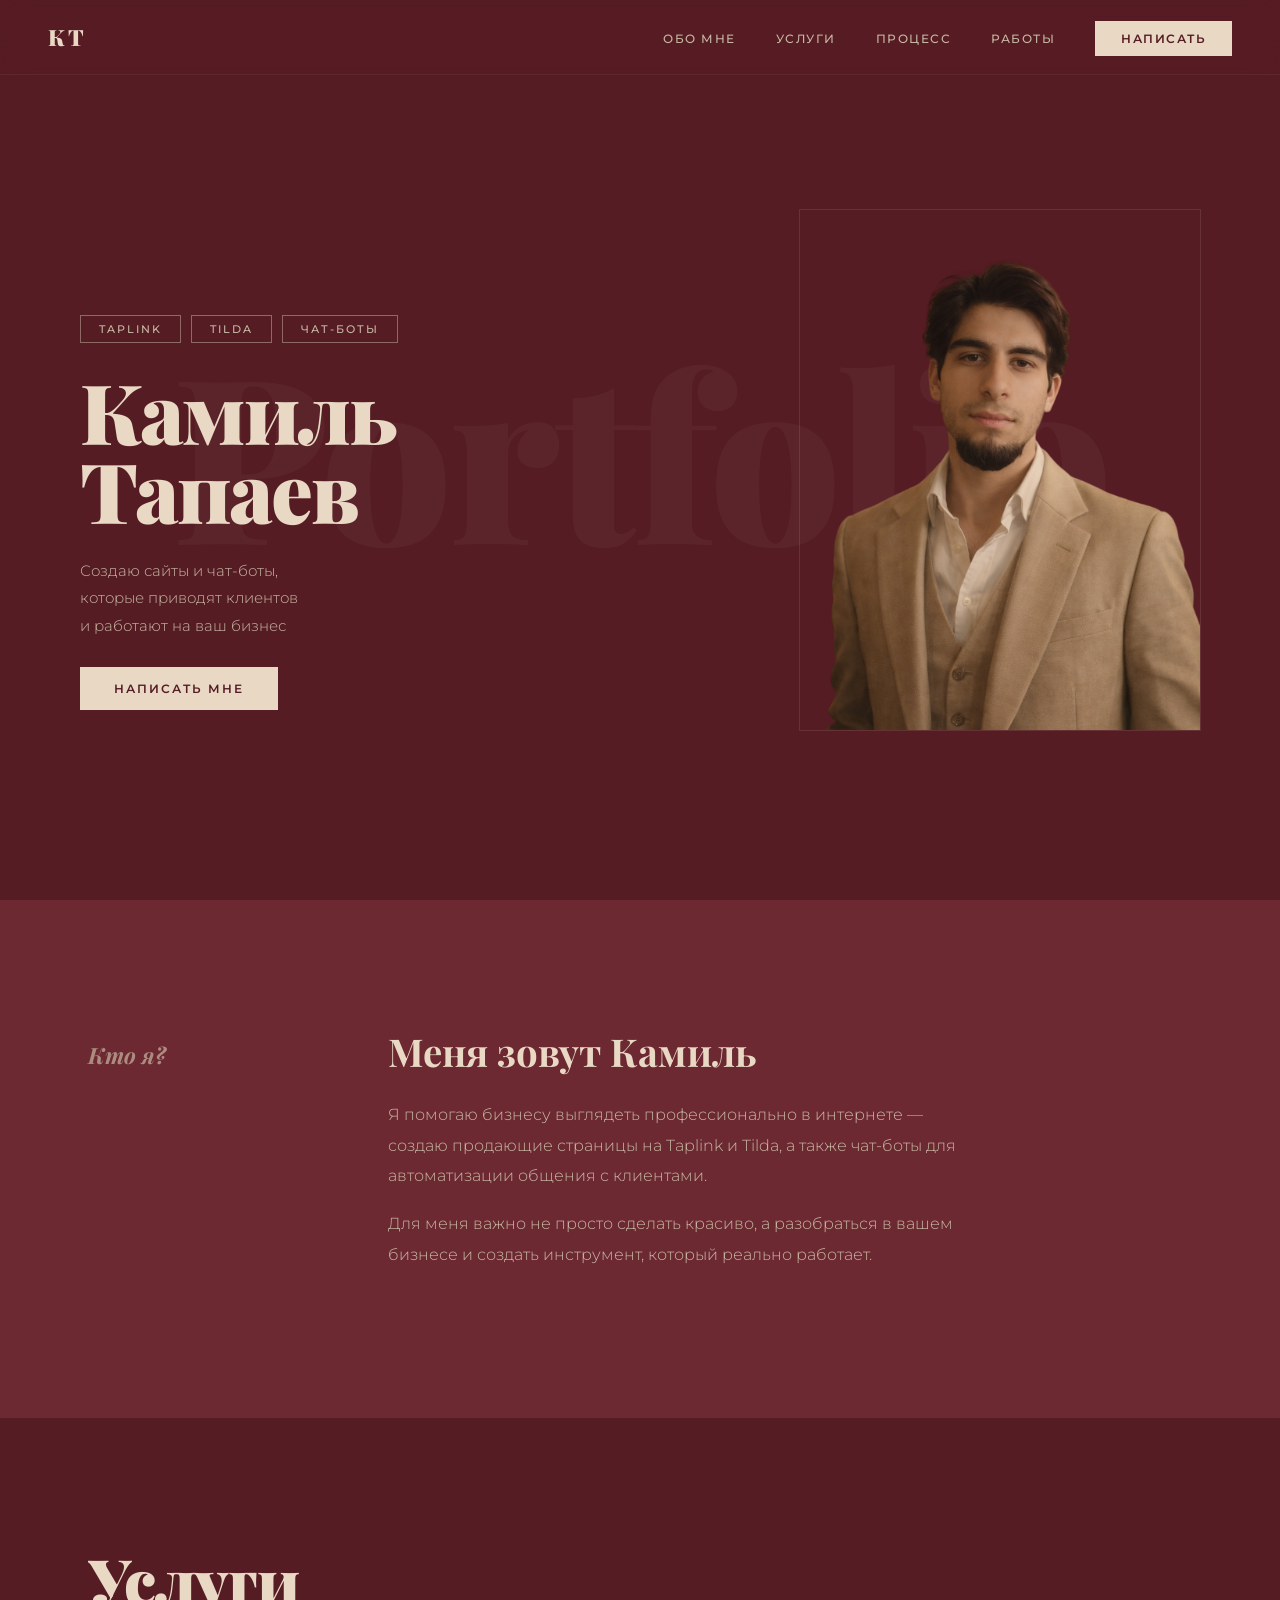
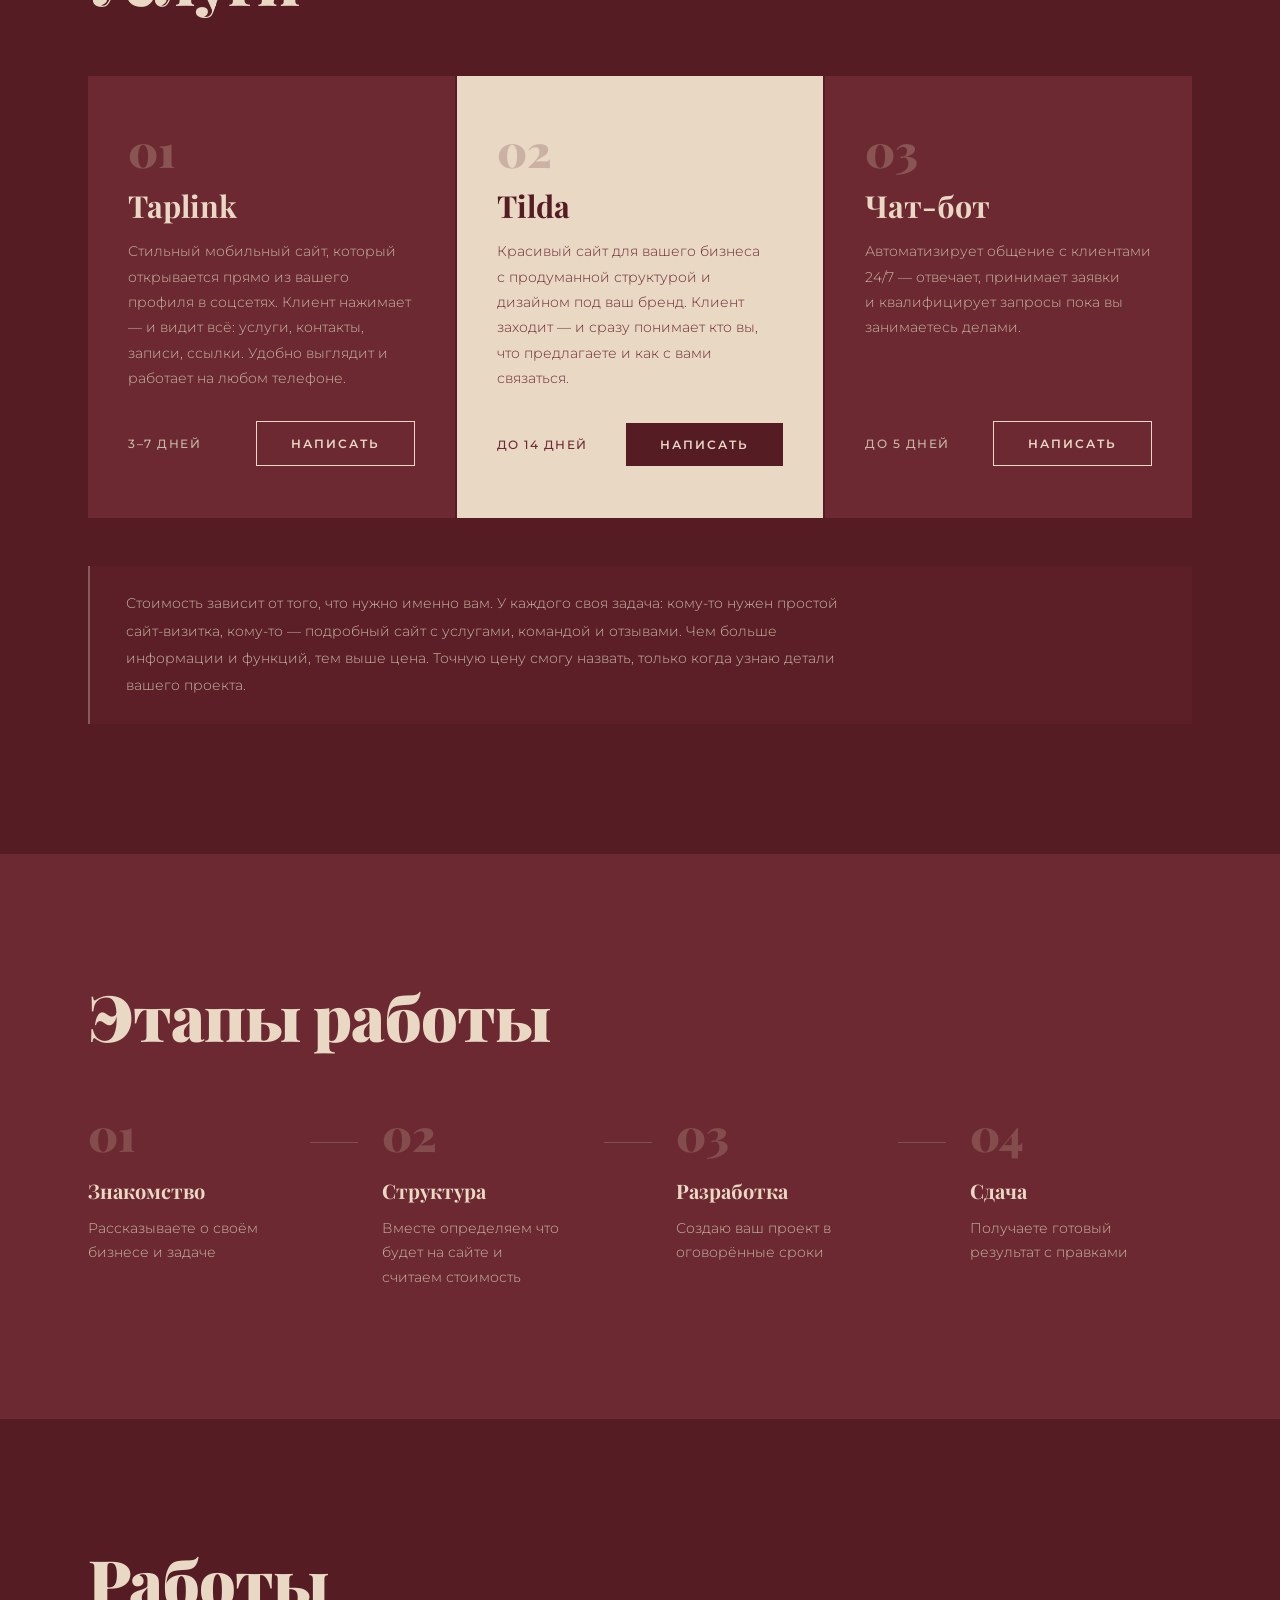
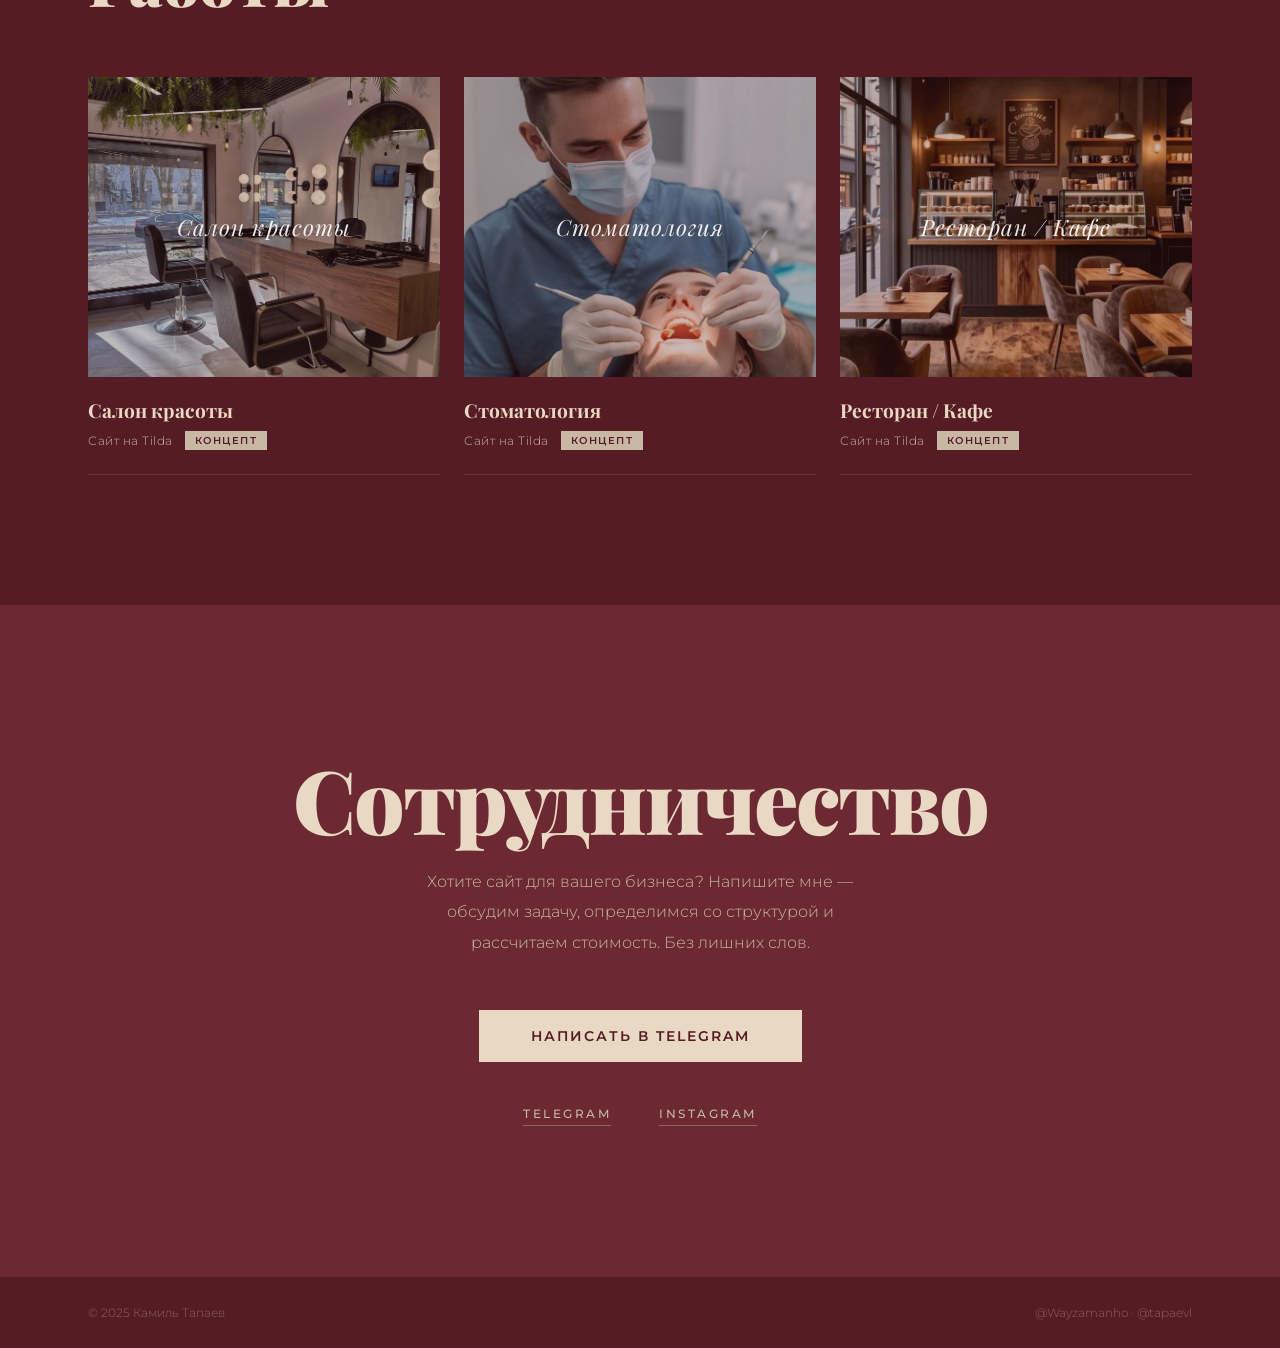
<file: index.html>
<!DOCTYPE html>
<html lang="ru">
<head>
    <meta charset="UTF-8">
    <meta name="viewport" content="width=device-width, initial-scale=1.0">
    <title>Камиль Тапаев — Taplink · Tilda · Чат-боты</title>
    <link rel="preconnect" href="https://fonts.googleapis.com">
    <link rel="preconnect" href="https://fonts.gstatic.com" crossorigin>
    <link href="https://fonts.googleapis.com/css2?family=Playfair+Display:ital,wght@0,400;0,700;0,900;1,400;1,900&family=Montserrat:wght@300;400;500;600&display=swap" rel="stylesheet">
    <link rel="stylesheet" href="style.css">
</head>
<body>

    <!-- Navigation -->
    <nav class="nav" id="nav">
        <div class="nav__logo">КТ</div>
        <ul class="nav__links">
            <li><a href="#about">Обо мне</a></li>
            <li><a href="#services">Услуги</a></li>
            <li><a href="#process">Процесс</a></li>
            <li><a href="#portfolio">Работы</a></li>
            <li><a href="https://t.me/Wayzamanho" target="_blank" class="nav__cta">Написать</a></li>
        </ul>
        <button class="nav__burger" id="burger" aria-label="Меню">
            <span></span><span></span><span></span>
        </button>
    </nav>

    <!-- Hero -->
    <section class="hero" id="home">
        <div class="hero__bg-text" aria-hidden="true">Portfolio</div>
        <div class="hero__content">
            <div class="hero__left">
                <div class="hero__tags">
                    <span>Taplink</span>
                    <span>Tilda</span>
                    <span>Чат-боты</span>
                </div>
                <h1 class="hero__name">Камиль<br>Тапаев</h1>
                <p class="hero__desc">Создаю сайты и чат-боты,<br>которые приводят клиентов<br>и работают на ваш бизнес</p>
                <a href="https://t.me/Wayzamanho" target="_blank" class="btn btn--primary">Написать мне</a>
            </div>
            <div class="hero__right">
                <div class="hero__photo-wrap">
                    <img src="brand_assets/file_00000000ef7871f4a72ad8db240d1a87-Photoroom.png" alt="Камиль Тапаев" class="hero__photo">
                </div>
            </div>
        </div>
    </section>

    <!-- About -->
    <section class="about" id="about">
        <div class="container">
            <div class="about__inner">
                <div class="about__label">Кто я?</div>
                <div class="about__content fade-in">
                    <h2 class="about__title">Меня зовут Камиль</h2>
                    <p class="about__text">Я помогаю бизнесу выглядеть профессионально в интернете — создаю продающие страницы на Taplink и Tilda, а&nbsp;также чат-боты для автоматизации общения с&nbsp;клиентами.</p>
                    <p class="about__text">Для меня важно не просто сделать красиво, а разобраться в вашем бизнесе и создать инструмент, который реально работает.</p>
                </div>
            </div>
        </div>
    </section>

    <!-- Services -->
    <section class="services" id="services">
        <div class="container">
            <h2 class="section-title fade-in">Услуги</h2>
            <div class="services__grid">
                <div class="service-card fade-in">
                    <div class="service-card__num">01</div>
                    <h3 class="service-card__title">Taplink</h3>
                    <p class="service-card__desc">Стильный мобильный сайт, который открывается прямо из вашего профиля в&nbsp;соцсетях. Клиент нажимает — и видит всё: услуги, контакты, записи, ссылки. Удобно выглядит и работает на любом телефоне.</p>
                    <div class="service-card__footer">
                        <span class="service-card__time">3–7 дней</span>
                        <a href="https://t.me/Wayzamanho" target="_blank" class="btn btn--outline">Написать</a>
                    </div>
                </div>
                <div class="service-card service-card--light fade-in">
                    <div class="service-card__num">02</div>
                    <h3 class="service-card__title">Tilda</h3>
                    <p class="service-card__desc">Красивый сайт для вашего бизнеса с&nbsp;продуманной структурой и дизайном под&nbsp;ваш бренд. Клиент заходит — и сразу понимает кто вы, что предлагаете и как с&nbsp;вами связаться.</p>
                    <div class="service-card__footer">
                        <span class="service-card__time">до 14 дней</span>
                        <a href="https://t.me/Wayzamanho" target="_blank" class="btn btn--dark">Написать</a>
                    </div>
                </div>
                <div class="service-card fade-in">
                    <div class="service-card__num">03</div>
                    <h3 class="service-card__title">Чат-бот</h3>
                    <p class="service-card__desc">Автоматизирует общение с клиентами 24/7 — отвечает, принимает заявки и&nbsp;квалифицирует запросы пока вы занимаетесь делами.</p>
                    <div class="service-card__footer">
                        <span class="service-card__time">до 5 дней</span>
                        <a href="https://t.me/Wayzamanho" target="_blank" class="btn btn--outline">Написать</a>
                    </div>
                </div>
            </div>
            <div class="services__price-note fade-in">
                <p>Стоимость зависит от того, что нужно именно вам. У каждого своя задача: кому-то нужен простой сайт-визитка, кому-то — подробный сайт с услугами, командой и&nbsp;отзывами. Чем больше информации и&nbsp;функций, тем выше цена. Точную цену смогу назвать, только когда узнаю детали вашего проекта.</p>
            </div>
        </div>
    </section>

    <!-- Process -->
    <section class="process" id="process">
        <div class="container">
            <h2 class="section-title fade-in">Этапы работы</h2>
            <div class="process__steps">
                <div class="process__step fade-in">
                    <div class="process__step-num">01</div>
                    <h3 class="process__step-title">Знакомство</h3>
                    <p class="process__step-desc">Рассказываете о своём бизнесе и задаче</p>
                </div>
                <div class="process__connector" aria-hidden="true"></div>
                <div class="process__step fade-in">
                    <div class="process__step-num">02</div>
                    <h3 class="process__step-title">Структура</h3>
                    <p class="process__step-desc">Вместе определяем что будет на сайте и считаем&nbsp;стоимость</p>
                </div>
                <div class="process__connector" aria-hidden="true"></div>
                <div class="process__step fade-in">
                    <div class="process__step-num">03</div>
                    <h3 class="process__step-title">Разработка</h3>
                    <p class="process__step-desc">Создаю ваш проект в оговорённые сроки</p>
                </div>
                <div class="process__connector" aria-hidden="true"></div>
                <div class="process__step fade-in">
                    <div class="process__step-num">04</div>
                    <h3 class="process__step-title">Сдача</h3>
                    <p class="process__step-desc">Получаете готовый результат с правками</p>
                </div>
            </div>
        </div>
    </section>

    <!-- Portfolio -->
    <section class="portfolio" id="portfolio">
        <div class="container">
            <h2 class="section-title fade-in">Работы</h2>
            <div class="portfolio__grid">
                <a href="projects/beauty-salon/beauty.html" class="portfolio-card fade-in">
                    <div class="portfolio-card__preview portfolio-card__preview--beauty">
                        <span>Салон красоты</span>
                    </div>
                    <div class="portfolio-card__info">
                        <h3>Салон красоты</h3>
                        <div class="portfolio-card__meta">
                            <span class="portfolio-card__platform">Сайт на Tilda</span>
                            <span class="portfolio-card__badge">Концепт</span>
                        </div>
                    </div>
                </a>
                <a href="projects/dental/dental.html" class="portfolio-card fade-in">
                    <div class="portfolio-card__preview portfolio-card__preview--dental">
                        <span>Стоматология</span>
                    </div>
                    <div class="portfolio-card__info">
                        <h3>Стоматология</h3>
                        <div class="portfolio-card__meta">
                            <span class="portfolio-card__platform">Сайт на Tilda</span>
                            <span class="portfolio-card__badge">Концепт</span>
                        </div>
                    </div>
                </a>
                <a href="projects/cafe/cafe.html" class="portfolio-card fade-in">
                    <div class="portfolio-card__preview portfolio-card__preview--resto">
                        <span>Ресторан / Кафе</span>
                    </div>
                    <div class="portfolio-card__info">
                        <h3>Ресторан / Кафе</h3>
                        <div class="portfolio-card__meta">
                            <span class="portfolio-card__platform">Сайт на Tilda</span>
                            <span class="portfolio-card__badge">Концепт</span>
                        </div>
                    </div>
                </a>
            </div>
        </div>
    </section>

    <!-- Contact -->
    <section class="contact" id="contact">
        <div class="container">
            <div class="contact__inner fade-in">
                <h2 class="contact__title">Сотрудничество</h2>
                <p class="contact__text">Хотите сайт для вашего бизнеса? Напишите мне — обсудим задачу, определимся со&nbsp;структурой и рассчитаем стоимость. Без&nbsp;лишних слов.</p>
                <a href="https://t.me/Wayzamanho" target="_blank" class="btn btn--primary btn--large">Написать в Telegram</a>
                <div class="contact__socials">
                    <a href="https://t.me/Wayzamanho" target="_blank" class="contact__social">Telegram</a>
                    <a href="https://instagram.com/tapaevl" target="_blank" class="contact__social">Instagram</a>
                </div>
            </div>
        </div>
    </section>

    <!-- Footer -->
    <footer class="footer">
        <div class="container footer__inner">
            <p class="footer__copy">© 2025 Камиль Тапаев</p>
            <p class="footer__handles">@Wayzamanho · @tapaevl</p>
        </div>
    </footer>

    <script src="script.js"></script>
</body>
</html>
</file>
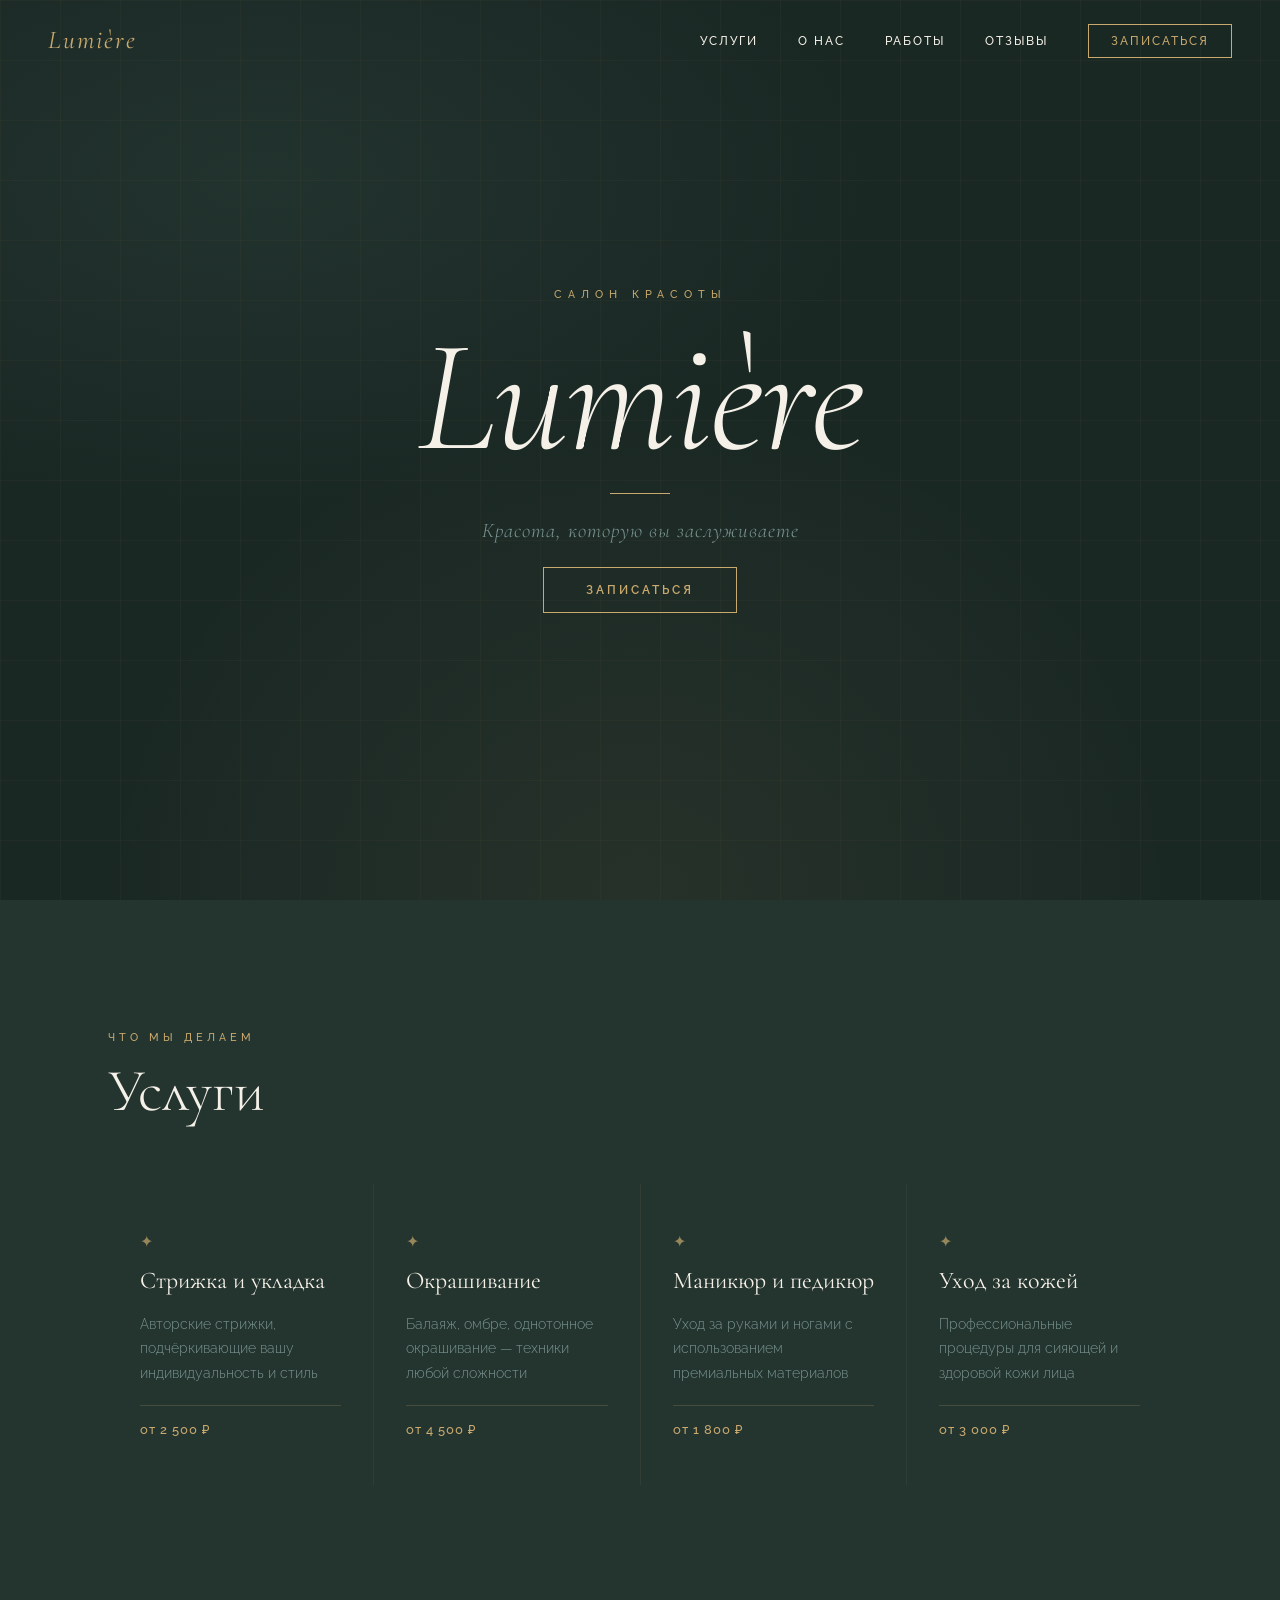
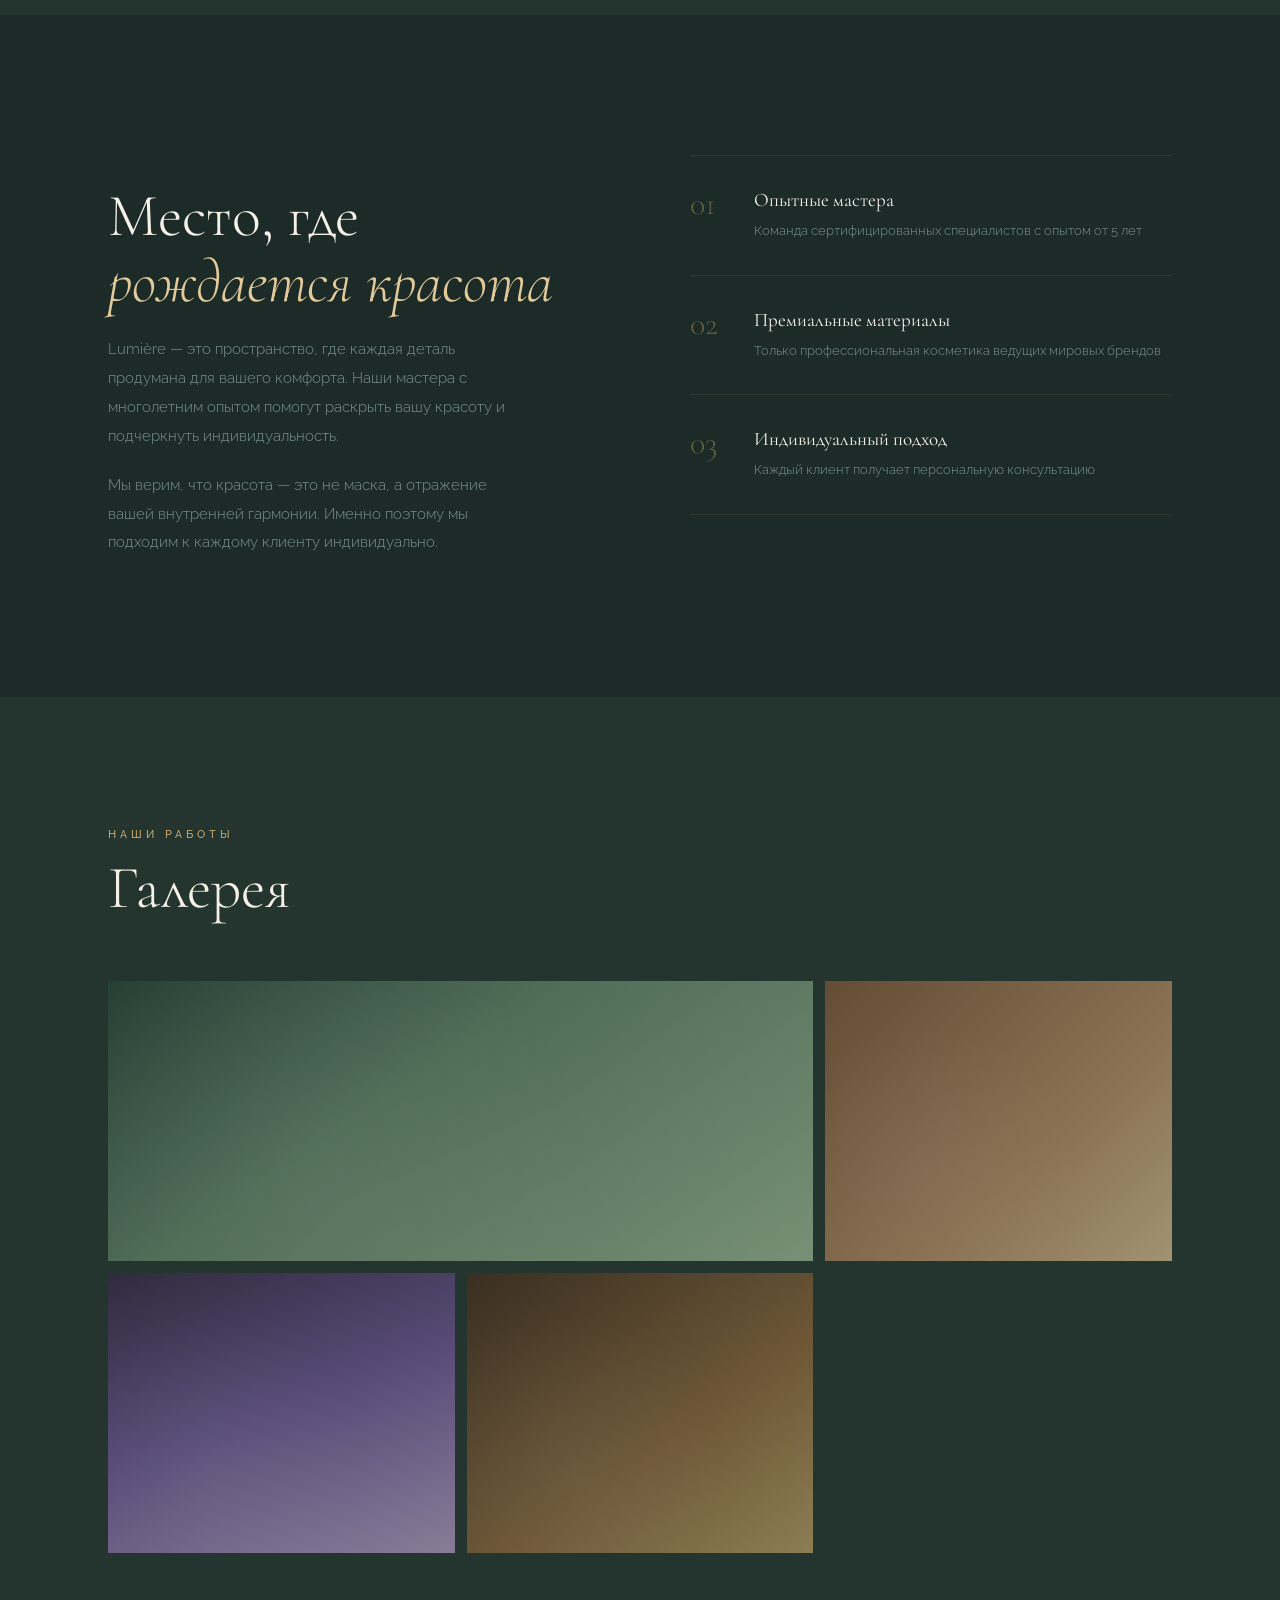
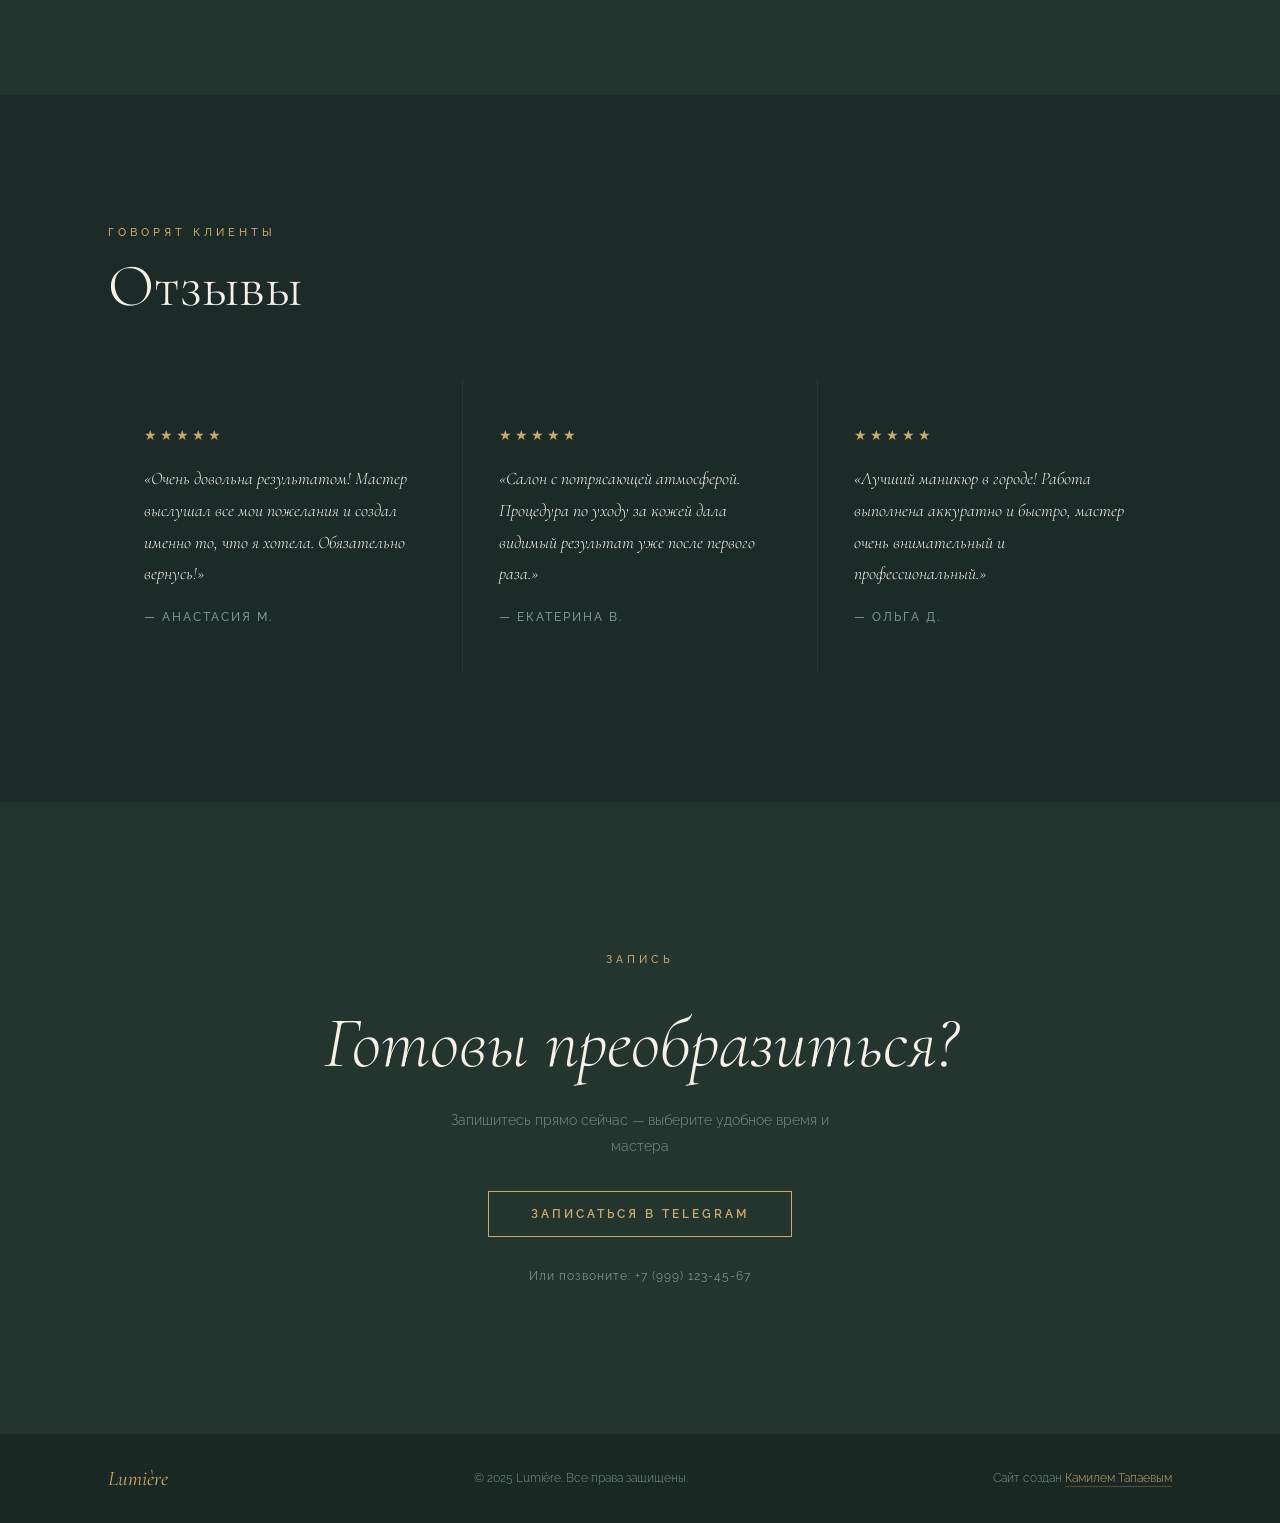
<file: projects/beauty-salon/beauty.html>
<!DOCTYPE html>
<html lang="ru">
<head>
    <meta charset="UTF-8">
    <meta name="viewport" content="width=device-width, initial-scale=1.0">
    <title>Lumière — Салон красоты</title>
    <link rel="preconnect" href="https://fonts.googleapis.com">
    <link rel="preconnect" href="https://fonts.gstatic.com" crossorigin>
    <link href="https://fonts.googleapis.com/css2?family=Cormorant+Garamond:ital,wght@0,300;0,400;0,600;1,300;1,400;1,600&family=Raleway:wght@300;400;500;600&display=swap" rel="stylesheet">
    <link rel="stylesheet" href="style.css">
</head>
<body>

    <div id="loader"></div>

    <!-- Nav -->
    <nav class="nav" id="nav">
        <a href="#" class="nav__logo">Lumière</a>
        <ul class="nav__links" id="nav-links">
            <li><a href="#services">Услуги</a></li>
            <li><a href="#about">О нас</a></li>
            <li><a href="#gallery">Работы</a></li>
            <li><a href="#reviews">Отзывы</a></li>
            <li><a href="#booking" class="nav__cta">Записаться</a></li>
        </ul>
        <button class="nav__burger" id="burger" aria-label="Меню">
            <span></span><span></span><span></span>
        </button>
    </nav>

    <!-- Hero -->
    <section class="hero">
        <div class="hero__bg"></div>
        <div class="hero__inner">
            <span class="hero__pre reveal-up">Салон красоты</span>
            <h1 class="hero__title reveal-up">Lumière</h1>
            <div class="hero__divider reveal-up"></div>
            <p class="hero__tagline reveal-up"><em>Красота, которую вы заслуживаете</em></p>
            <a href="#booking" class="btn reveal-up">Записаться</a>
        </div>
    </section>

    <!-- Services -->
    <section class="services" id="services">
        <div class="container">
            <div class="section-head reveal-up">
                <span class="label">Что мы делаем</span>
                <h2 class="title">Услуги</h2>
            </div>
            <div class="services__grid">
                <div class="service-card reveal-up">
                    <span class="service-card__icon">✦</span>
                    <h3>Стрижка и укладка</h3>
                    <p>Авторские стрижки, подчёркивающие вашу индивидуальность и стиль</p>
                    <span class="service-card__price">от 2 500 ₽</span>
                </div>
                <div class="service-card reveal-up">
                    <span class="service-card__icon">✦</span>
                    <h3>Окрашивание</h3>
                    <p>Балаяж, омбре, однотонное окрашивание — техники любой сложности</p>
                    <span class="service-card__price">от 4 500 ₽</span>
                </div>
                <div class="service-card reveal-up">
                    <span class="service-card__icon">✦</span>
                    <h3>Маникюр и педикюр</h3>
                    <p>Уход за руками и ногами с использованием премиальных материалов</p>
                    <span class="service-card__price">от 1 800 ₽</span>
                </div>
                <div class="service-card reveal-up">
                    <span class="service-card__icon">✦</span>
                    <h3>Уход за кожей</h3>
                    <p>Профессиональные процедуры для сияющей и здоровой кожи лица</p>
                    <span class="service-card__price">от 3 000 ₽</span>
                </div>
            </div>
        </div>
    </section>

    <!-- About -->
    <section class="about" id="about">
        <div class="container">
            <div class="about__inner">
                <div class="about__left">
                    <span class="label reveal-up">О нас</span>
                    <h2 class="title reveal-up">Место, где<br><em>рождается красота</em></h2>
                    <p class="reveal-up">Lumière — это пространство, где каждая деталь продумана для вашего комфорта. Наши мастера с многолетним опытом помогут раскрыть вашу красоту и подчеркнуть индивидуальность.</p>
                    <p class="reveal-up">Мы верим, что красота — это не маска, а отражение вашей внутренней гармонии. Именно поэтому мы подходим к каждому клиенту индивидуально.</p>
                </div>
                <div class="about__right">
                    <div class="about__feat reveal-up">
                        <span class="about__feat-num">01</span>
                        <div>
                            <h4>Опытные мастера</h4>
                            <p>Команда сертифицированных специалистов с опытом от 5 лет</p>
                        </div>
                    </div>
                    <div class="about__feat reveal-up">
                        <span class="about__feat-num">02</span>
                        <div>
                            <h4>Премиальные материалы</h4>
                            <p>Только профессиональная косметика ведущих мировых брендов</p>
                        </div>
                    </div>
                    <div class="about__feat reveal-up">
                        <span class="about__feat-num">03</span>
                        <div>
                            <h4>Индивидуальный подход</h4>
                            <p>Каждый клиент получает персональную консультацию</p>
                        </div>
                    </div>
                </div>
            </div>
        </div>
    </section>

    <!-- Gallery -->
    <section class="gallery" id="gallery">
        <div class="container">
            <div class="section-head reveal-up">
                <span class="label">Наши работы</span>
                <h2 class="title">Галерея</h2>
            </div>
            <div class="gallery__grid">
                <div class="gallery__item g1 reveal-up"></div>
                <div class="gallery__item g2 reveal-up"></div>
                <div class="gallery__item g3 reveal-up"></div>
                <div class="gallery__item g4 reveal-up"></div>
                <div class="gallery__item g5 reveal-up"></div>
                <div class="gallery__item g6 reveal-up"></div>
            </div>
        </div>
    </section>

    <!-- Reviews -->
    <section class="reviews" id="reviews">
        <div class="container">
            <div class="section-head reveal-up">
                <span class="label">Говорят клиенты</span>
                <h2 class="title">Отзывы</h2>
            </div>
            <div class="reviews__grid">
                <div class="review-card reveal-up">
                    <div class="review-card__stars">★★★★★</div>
                    <p>«Очень довольна результатом! Мастер выслушал все мои пожелания и создал именно то, что я хотела. Обязательно вернусь!»</p>
                    <span class="review-card__author">— Анастасия М.</span>
                </div>
                <div class="review-card reveal-up">
                    <div class="review-card__stars">★★★★★</div>
                    <p>«Салон с потрясающей атмосферой. Процедура по уходу за кожей дала видимый результат уже после первого раза.»</p>
                    <span class="review-card__author">— Екатерина В.</span>
                </div>
                <div class="review-card reveal-up">
                    <div class="review-card__stars">★★★★★</div>
                    <p>«Лучший маникюр в городе! Работа выполнена аккуратно и быстро, мастер очень внимательный и профессиональный.»</p>
                    <span class="review-card__author">— Ольга Д.</span>
                </div>
            </div>
        </div>
    </section>

    <!-- Booking -->
    <section class="booking" id="booking">
        <div class="container">
            <div class="booking__inner reveal-up">
                <span class="label">Запись</span>
                <h2 class="booking__title">Готовы преобразиться?</h2>
                <p>Запишитесь прямо сейчас — выберите удобное время и мастера</p>
                <a href="https://t.me/Wayzamanho" target="_blank" class="btn">Записаться в Telegram</a>
                <span class="booking__note">Или позвоните: +7 (999) 123-45-67</span>
            </div>
        </div>
    </section>

    <!-- Footer -->
    <footer class="footer">
        <div class="container footer__inner">
            <span class="footer__logo">Lumière</span>
            <p>© 2025 Lumière. Все права защищены.</p>
            <p>Сайт создан <a href="../../index.html">Камилем Тапаевым</a></p>
        </div>
    </footer>

    <script src="script.js"></script>
</body>
</html>
</file>
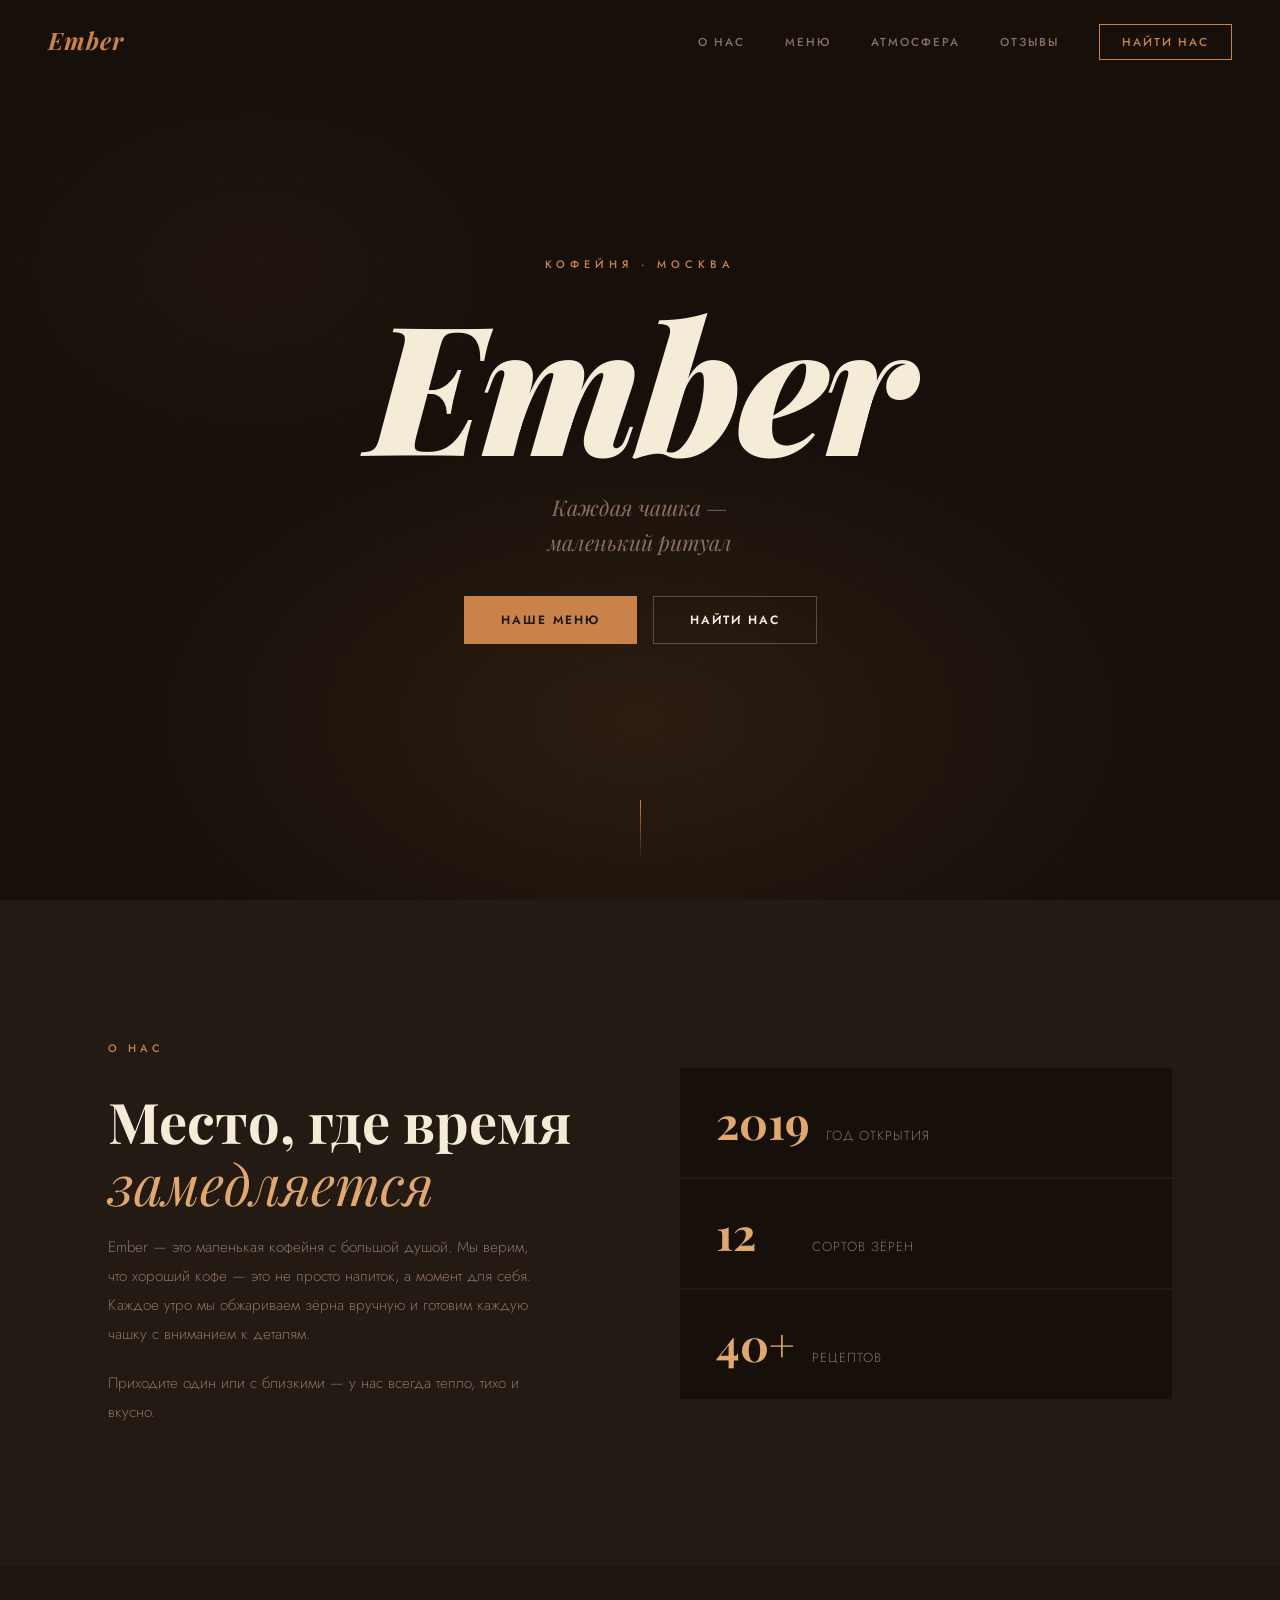
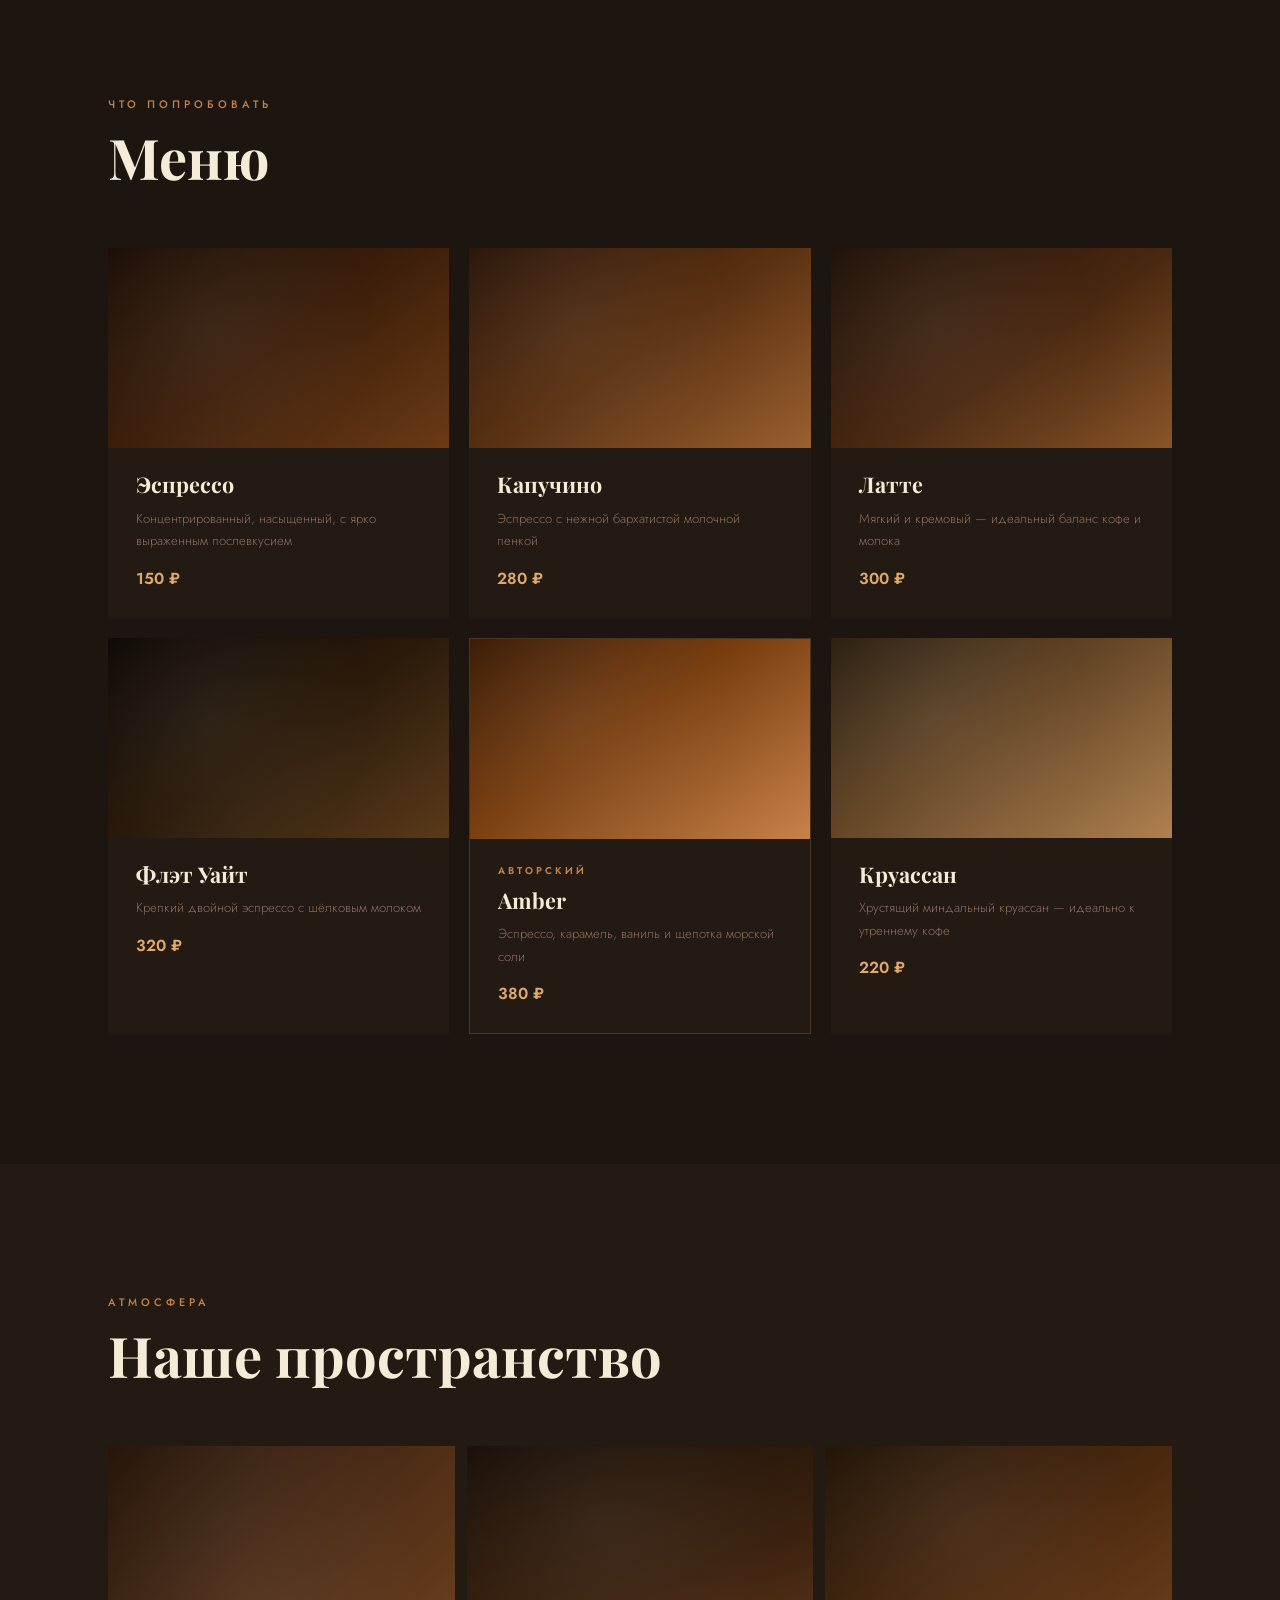
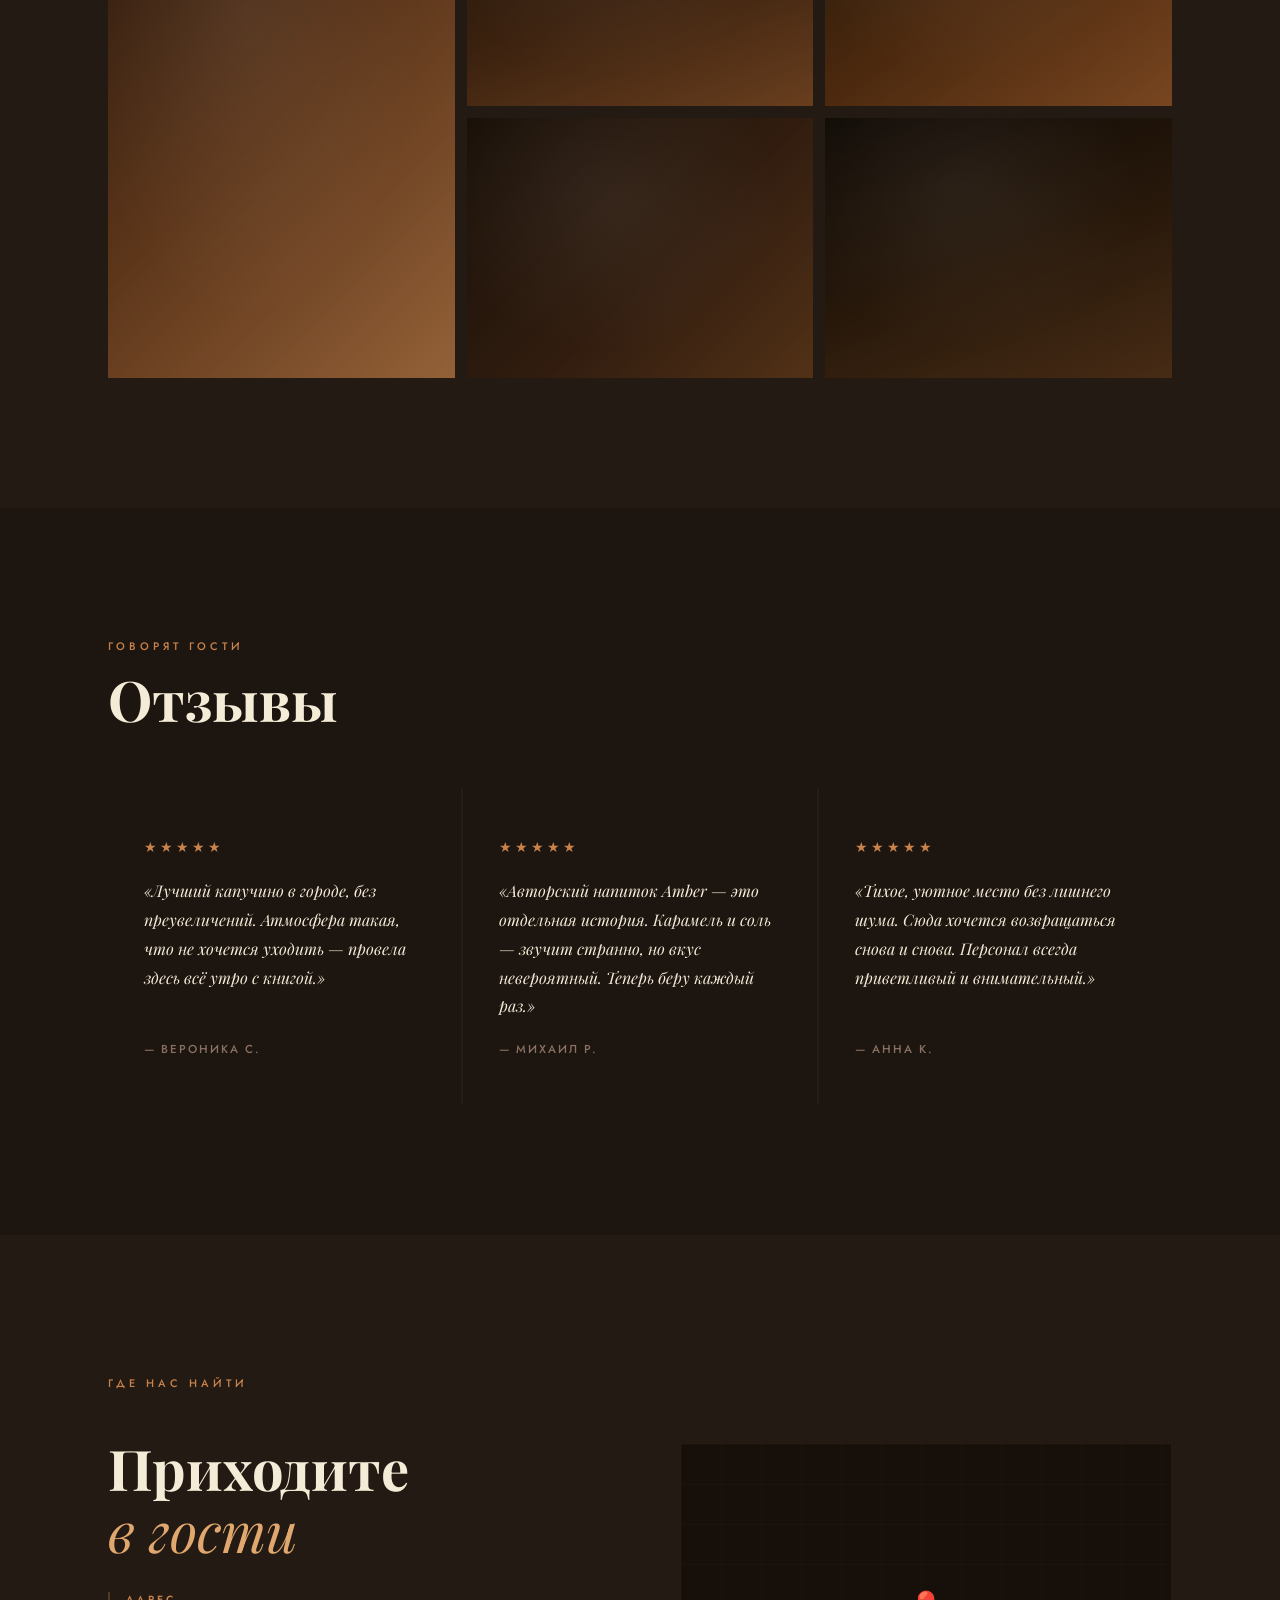
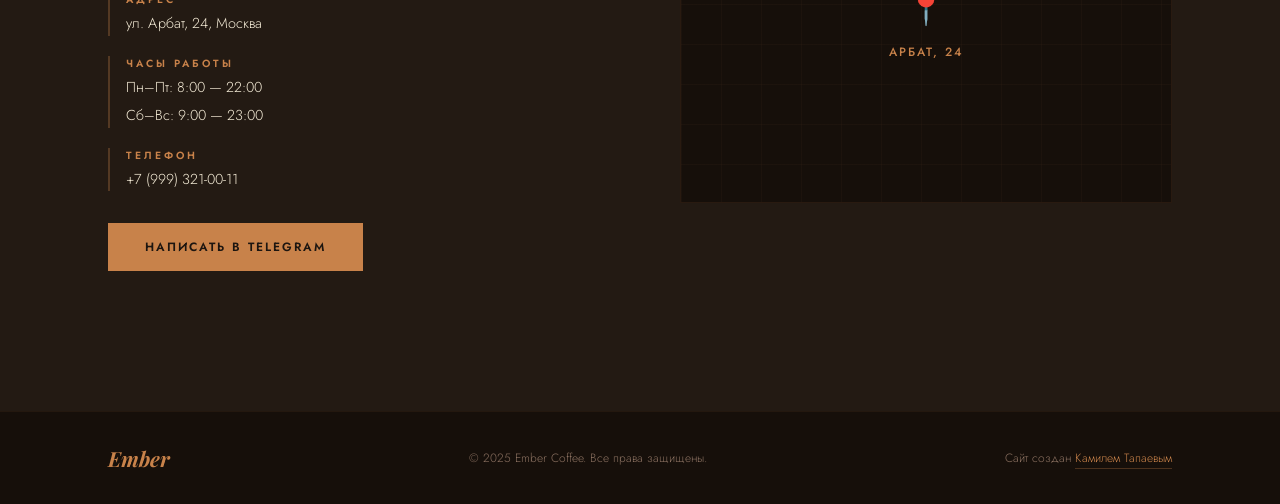
<file: projects/cafe/cafe.html>
<!DOCTYPE html>
<html lang="ru">
<head>
    <meta charset="UTF-8">
    <meta name="viewport" content="width=device-width, initial-scale=1.0">
    <title>Ember — Кофейня</title>
    <link rel="preconnect" href="https://fonts.googleapis.com">
    <link rel="preconnect" href="https://fonts.gstatic.com" crossorigin>
    <link href="https://fonts.googleapis.com/css2?family=Playfair+Display:ital,wght@0,400;0,700;0,900;1,400;1,700&family=Jost:wght@300;400;500;600&display=swap" rel="stylesheet">
    <link rel="stylesheet" href="style.css">
</head>
<body>

    <div id="loader"></div>

    <!-- Nav -->
    <nav class="nav" id="nav">
        <a href="#" class="nav__logo">Ember</a>
        <ul class="nav__links" id="nav-links">
            <li><a href="#about">О нас</a></li>
            <li><a href="#menu">Меню</a></li>
            <li><a href="#gallery">Атмосфера</a></li>
            <li><a href="#reviews">Отзывы</a></li>
            <li><a href="#location" class="nav__cta">Найти нас</a></li>
        </ul>
        <button class="nav__burger" id="burger" aria-label="Меню">
            <span></span><span></span><span></span>
        </button>
    </nav>

    <!-- Hero -->
    <section class="hero">
        <div class="hero__glow"></div>
        <div class="hero__inner">
            <span class="hero__pre reveal-up">Кофейня · Москва</span>
            <h1 class="hero__title reveal-up">Ember</h1>
            <p class="hero__tagline reveal-up"><em>Каждая чашка —<br>маленький ритуал</em></p>
            <div class="hero__actions reveal-up">
                <a href="#menu" class="btn btn--fill">Наше меню</a>
                <a href="#location" class="btn btn--ghost">Найти нас</a>
            </div>
        </div>
        <div class="hero__scroll reveal-up">
            <span class="hero__scroll-line"></span>
        </div>
    </section>

    <!-- About -->
    <section class="about" id="about">
        <div class="container">
            <div class="about__inner">
                <div class="about__left reveal-up">
                    <span class="label">О нас</span>
                    <h2 class="title">Место, где время<br><em>замедляется</em></h2>
                    <p>Ember — это маленькая кофейня с большой душой. Мы верим, что хороший кофе — это не просто напиток, а момент для себя. Каждое утро мы обжариваем зёрна вручную и готовим каждую чашку с вниманием к деталям.</p>
                    <p>Приходите один или с близкими — у нас всегда тепло, тихо и вкусно.</p>
                </div>
                <div class="about__stats">
                    <div class="stat reveal-up">
                        <span class="stat__num">2019</span>
                        <span class="stat__desc">год открытия</span>
                    </div>
                    <div class="stat reveal-up">
                        <span class="stat__num">12</span>
                        <span class="stat__desc">сортов зёрен</span>
                    </div>
                    <div class="stat reveal-up">
                        <span class="stat__num">40+</span>
                        <span class="stat__desc">рецептов</span>
                    </div>
                </div>
            </div>
        </div>
    </section>

    <!-- Menu -->
    <section class="menu" id="menu">
        <div class="container">
            <div class="section-head reveal-up">
                <span class="label">Что попробовать</span>
                <h2 class="title">Меню</h2>
            </div>
            <div class="menu__grid">
                <div class="menu-card reveal-up">
                    <div class="menu-card__img menu-card__img--1"></div>
                    <div class="menu-card__body">
                        <h3>Эспрессо</h3>
                        <p>Концентрированный, насыщенный, с ярко выраженным послевкусием</p>
                        <span class="menu-card__price">150 ₽</span>
                    </div>
                </div>
                <div class="menu-card reveal-up">
                    <div class="menu-card__img menu-card__img--2"></div>
                    <div class="menu-card__body">
                        <h3>Капучино</h3>
                        <p>Эспрессо с нежной бархатистой молочной пенкой</p>
                        <span class="menu-card__price">280 ₽</span>
                    </div>
                </div>
                <div class="menu-card reveal-up">
                    <div class="menu-card__img menu-card__img--3"></div>
                    <div class="menu-card__body">
                        <h3>Латте</h3>
                        <p>Мягкий и кремовый — идеальный баланс кофе и молока</p>
                        <span class="menu-card__price">300 ₽</span>
                    </div>
                </div>
                <div class="menu-card reveal-up">
                    <div class="menu-card__img menu-card__img--4"></div>
                    <div class="menu-card__body">
                        <h3>Флэт Уайт</h3>
                        <p>Крепкий двойной эспрессо с шёлковым молоком</p>
                        <span class="menu-card__price">320 ₽</span>
                    </div>
                </div>
                <div class="menu-card menu-card--special reveal-up">
                    <div class="menu-card__img menu-card__img--5"></div>
                    <div class="menu-card__body">
                        <span class="menu-card__tag">Авторский</span>
                        <h3>Amber</h3>
                        <p>Эспрессо, карамель, ваниль и щепотка морской соли</p>
                        <span class="menu-card__price">380 ₽</span>
                    </div>
                </div>
                <div class="menu-card reveal-up">
                    <div class="menu-card__img menu-card__img--6"></div>
                    <div class="menu-card__body">
                        <h3>Круассан</h3>
                        <p>Хрустящий миндальный круассан — идеально к утреннему кофе</p>
                        <span class="menu-card__price">220 ₽</span>
                    </div>
                </div>
            </div>
        </div>
    </section>

    <!-- Gallery -->
    <section class="gallery" id="gallery">
        <div class="container">
            <div class="section-head reveal-up">
                <span class="label">Атмосфера</span>
                <h2 class="title">Наше пространство</h2>
            </div>
            <div class="gallery__grid">
                <div class="gallery__item g1 reveal-up"></div>
                <div class="gallery__item g2 reveal-up"></div>
                <div class="gallery__item g3 reveal-up"></div>
                <div class="gallery__item g4 reveal-up"></div>
                <div class="gallery__item g5 reveal-up"></div>
            </div>
        </div>
    </section>

    <!-- Reviews -->
    <section class="reviews" id="reviews">
        <div class="container">
            <div class="section-head reveal-up">
                <span class="label">Говорят гости</span>
                <h2 class="title">Отзывы</h2>
            </div>
            <div class="reviews__grid">
                <div class="review-card reveal-up">
                    <div class="review-card__stars">★★★★★</div>
                    <p>«Лучший капучино в городе, без преувеличений. Атмосфера такая, что не хочется уходить — провела здесь всё утро с книгой.»</p>
                    <span class="review-card__author">— Вероника С.</span>
                </div>
                <div class="review-card reveal-up">
                    <div class="review-card__stars">★★★★★</div>
                    <p>«Авторский напиток Amber — это отдельная история. Карамель и соль — звучит странно, но вкус невероятный. Теперь беру каждый раз.»</p>
                    <span class="review-card__author">— Михаил Р.</span>
                </div>
                <div class="review-card reveal-up">
                    <div class="review-card__stars">★★★★★</div>
                    <p>«Тихое, уютное место без лишнего шума. Сюда хочется возвращаться снова и снова. Персонал всегда приветливый и внимательный.»</p>
                    <span class="review-card__author">— Анна К.</span>
                </div>
            </div>
        </div>
    </section>

    <!-- Location -->
    <section class="location" id="location">
        <div class="container">
            <div class="location__inner reveal-up">
                <div class="location__left">
                    <span class="label">Где нас найти</span>
                    <h2 class="title">Приходите<br><em>в гости</em></h2>
                    <div class="location__details">
                        <div class="location__detail">
                            <span class="location__detail-label">Адрес</span>
                            <span>ул. Арбат, 24, Москва</span>
                        </div>
                        <div class="location__detail">
                            <span class="location__detail-label">Часы работы</span>
                            <span>Пн–Пт: 8:00 — 22:00</span>
                            <span>Сб–Вс: 9:00 — 23:00</span>
                        </div>
                        <div class="location__detail">
                            <span class="location__detail-label">Телефон</span>
                            <span>+7 (999) 321-00-11</span>
                        </div>
                    </div>
                    <a href="https://t.me/Wayzamanho" target="_blank" class="btn btn--fill">Написать в Telegram</a>
                </div>
                <div class="location__map reveal-up">
                    <div class="location__map-inner">
                        <span>Арбат, 24</span>
                    </div>
                </div>
            </div>
        </div>
    </section>

    <!-- Footer -->
    <footer class="footer">
        <div class="container footer__inner">
            <span class="footer__logo">Ember</span>
            <p>© 2025 Ember Coffee. Все права защищены.</p>
            <p>Сайт создан <a href="../../index.html">Камилем Тапаевым</a></p>
        </div>
    </footer>

    <script src="script.js"></script>
</body>
</html>
</file>
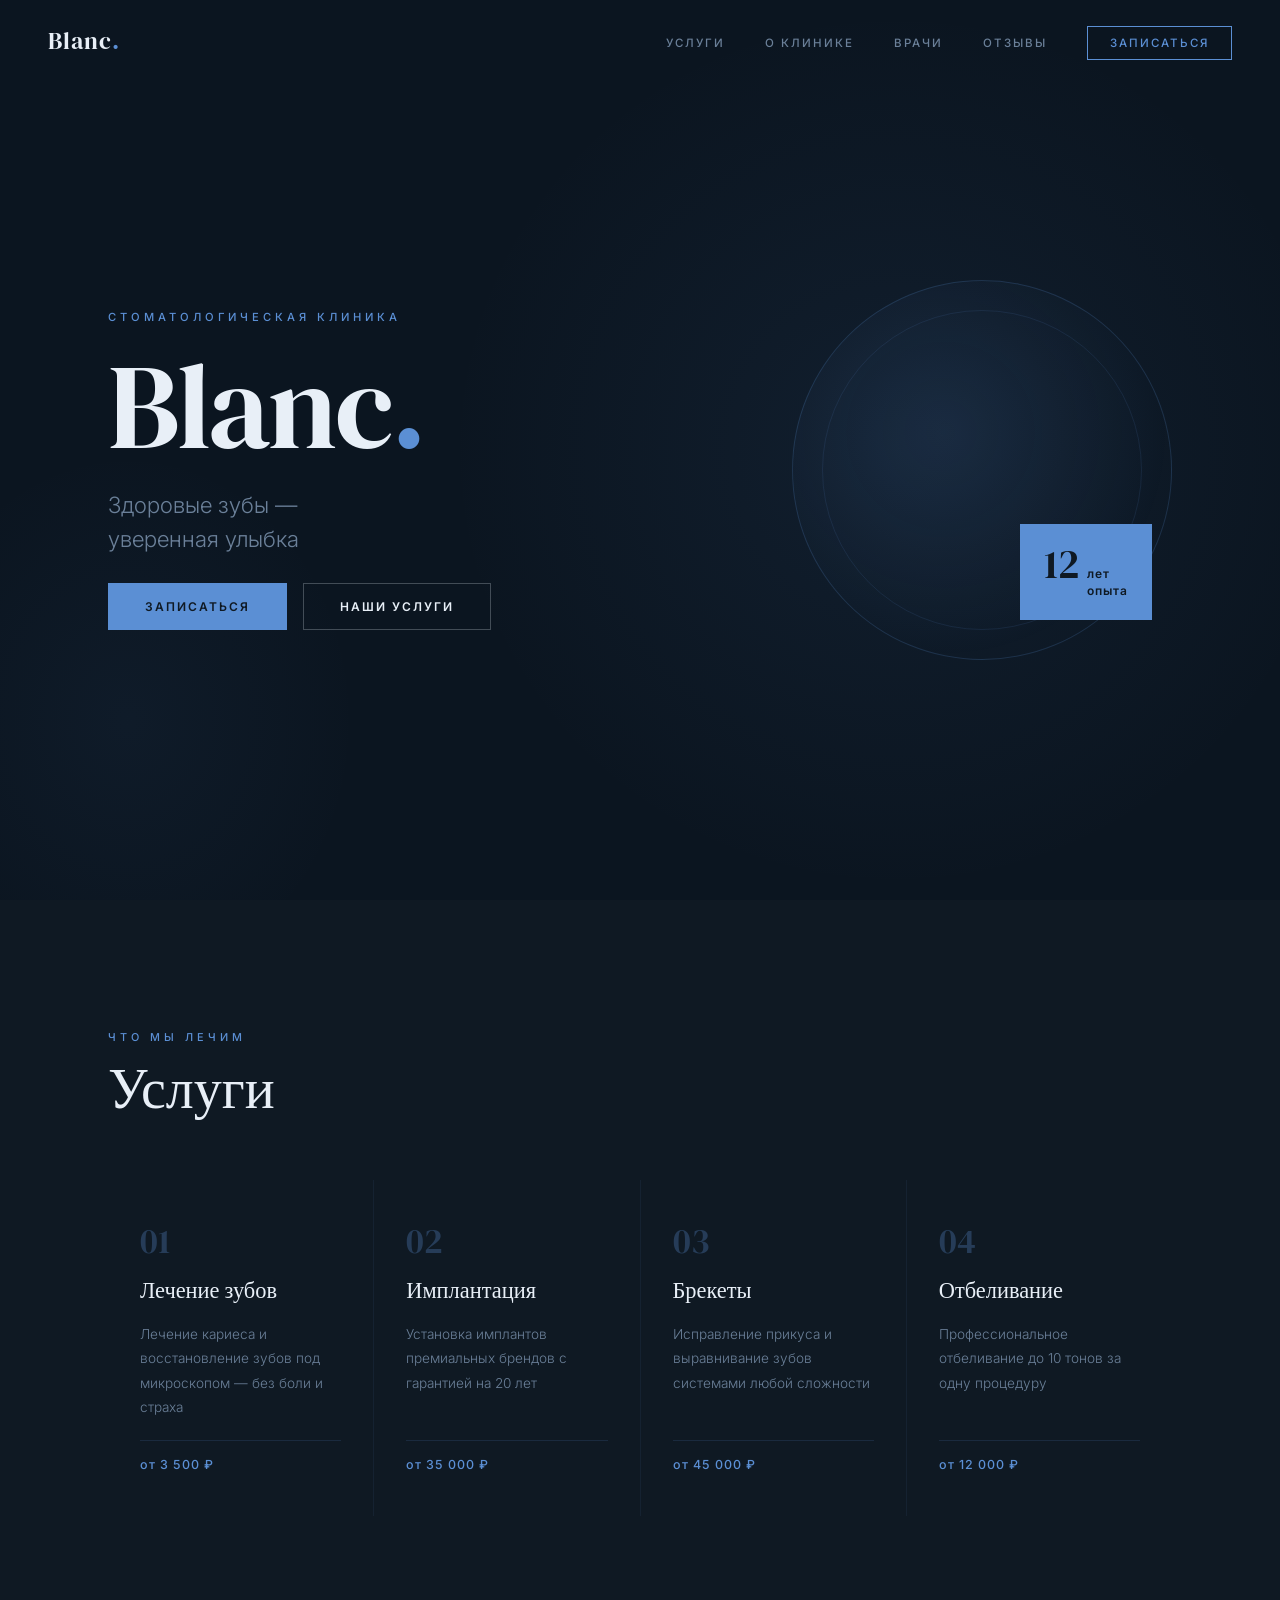
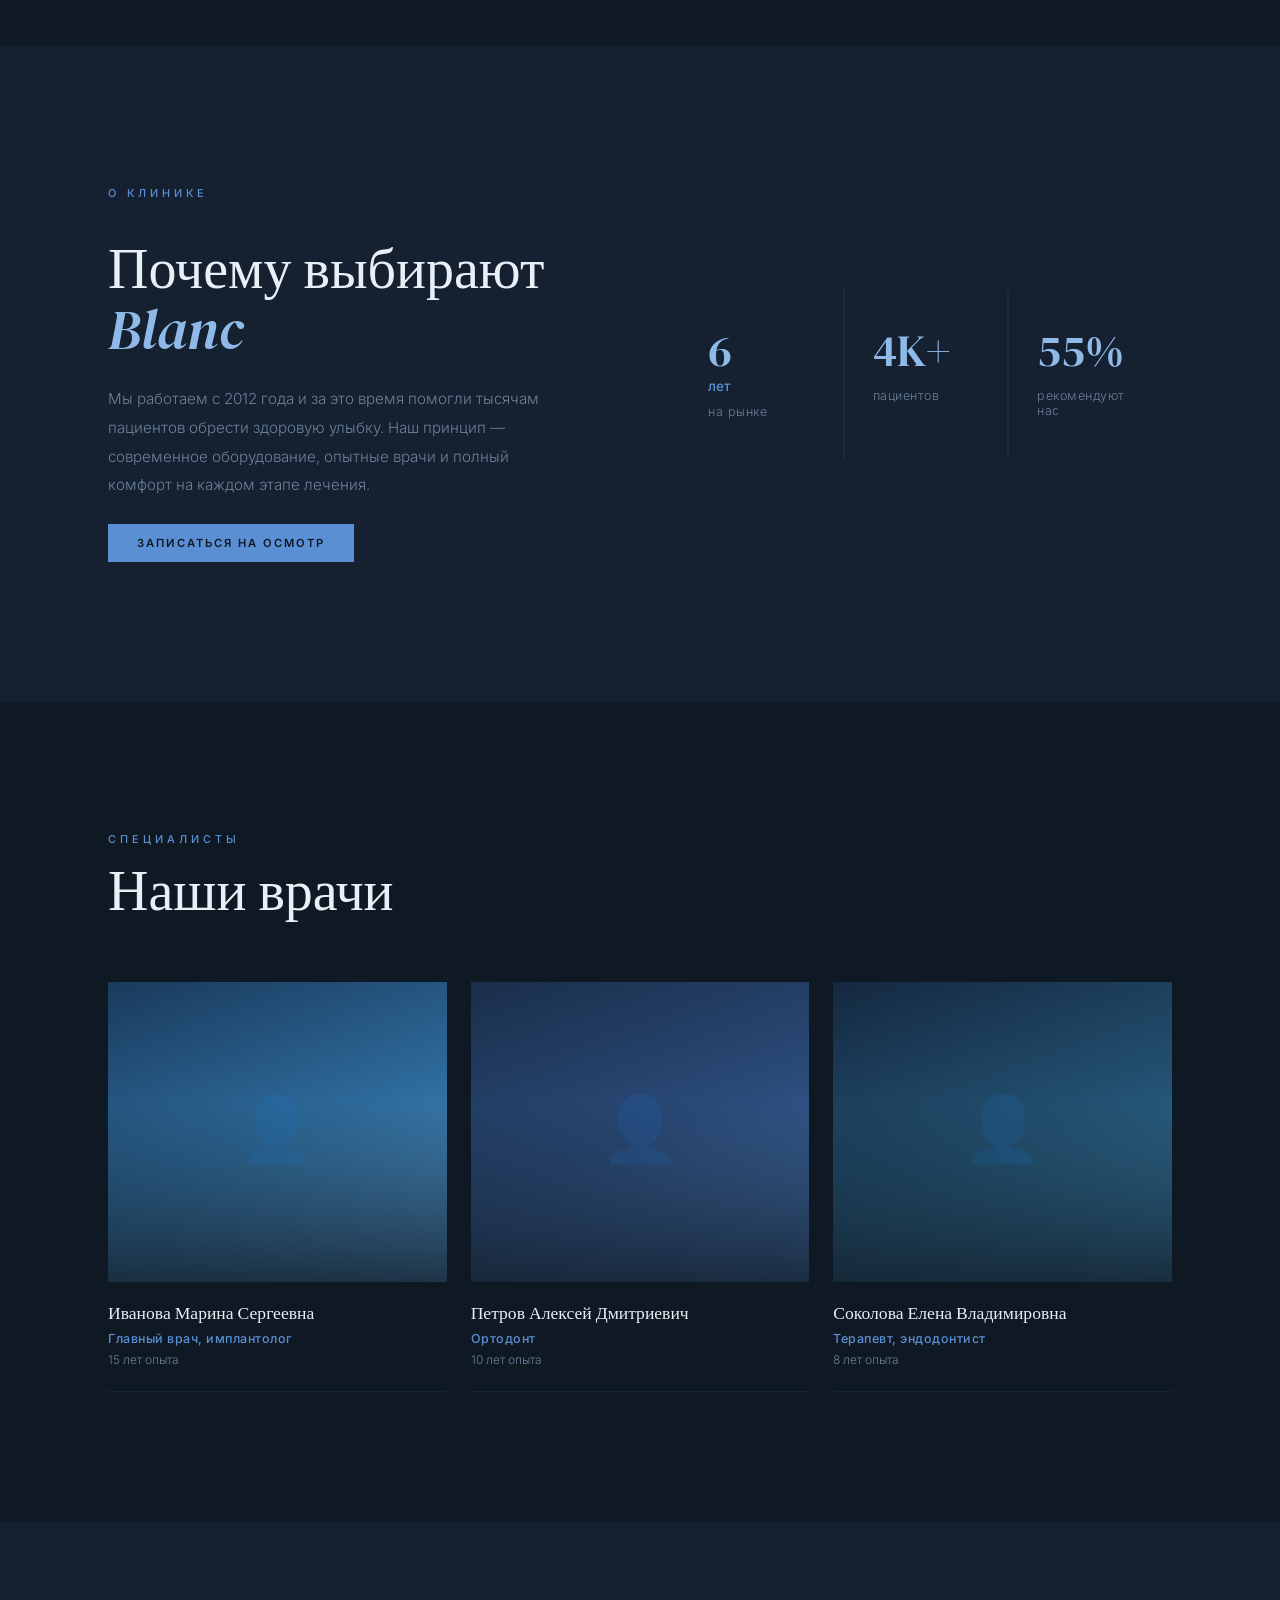
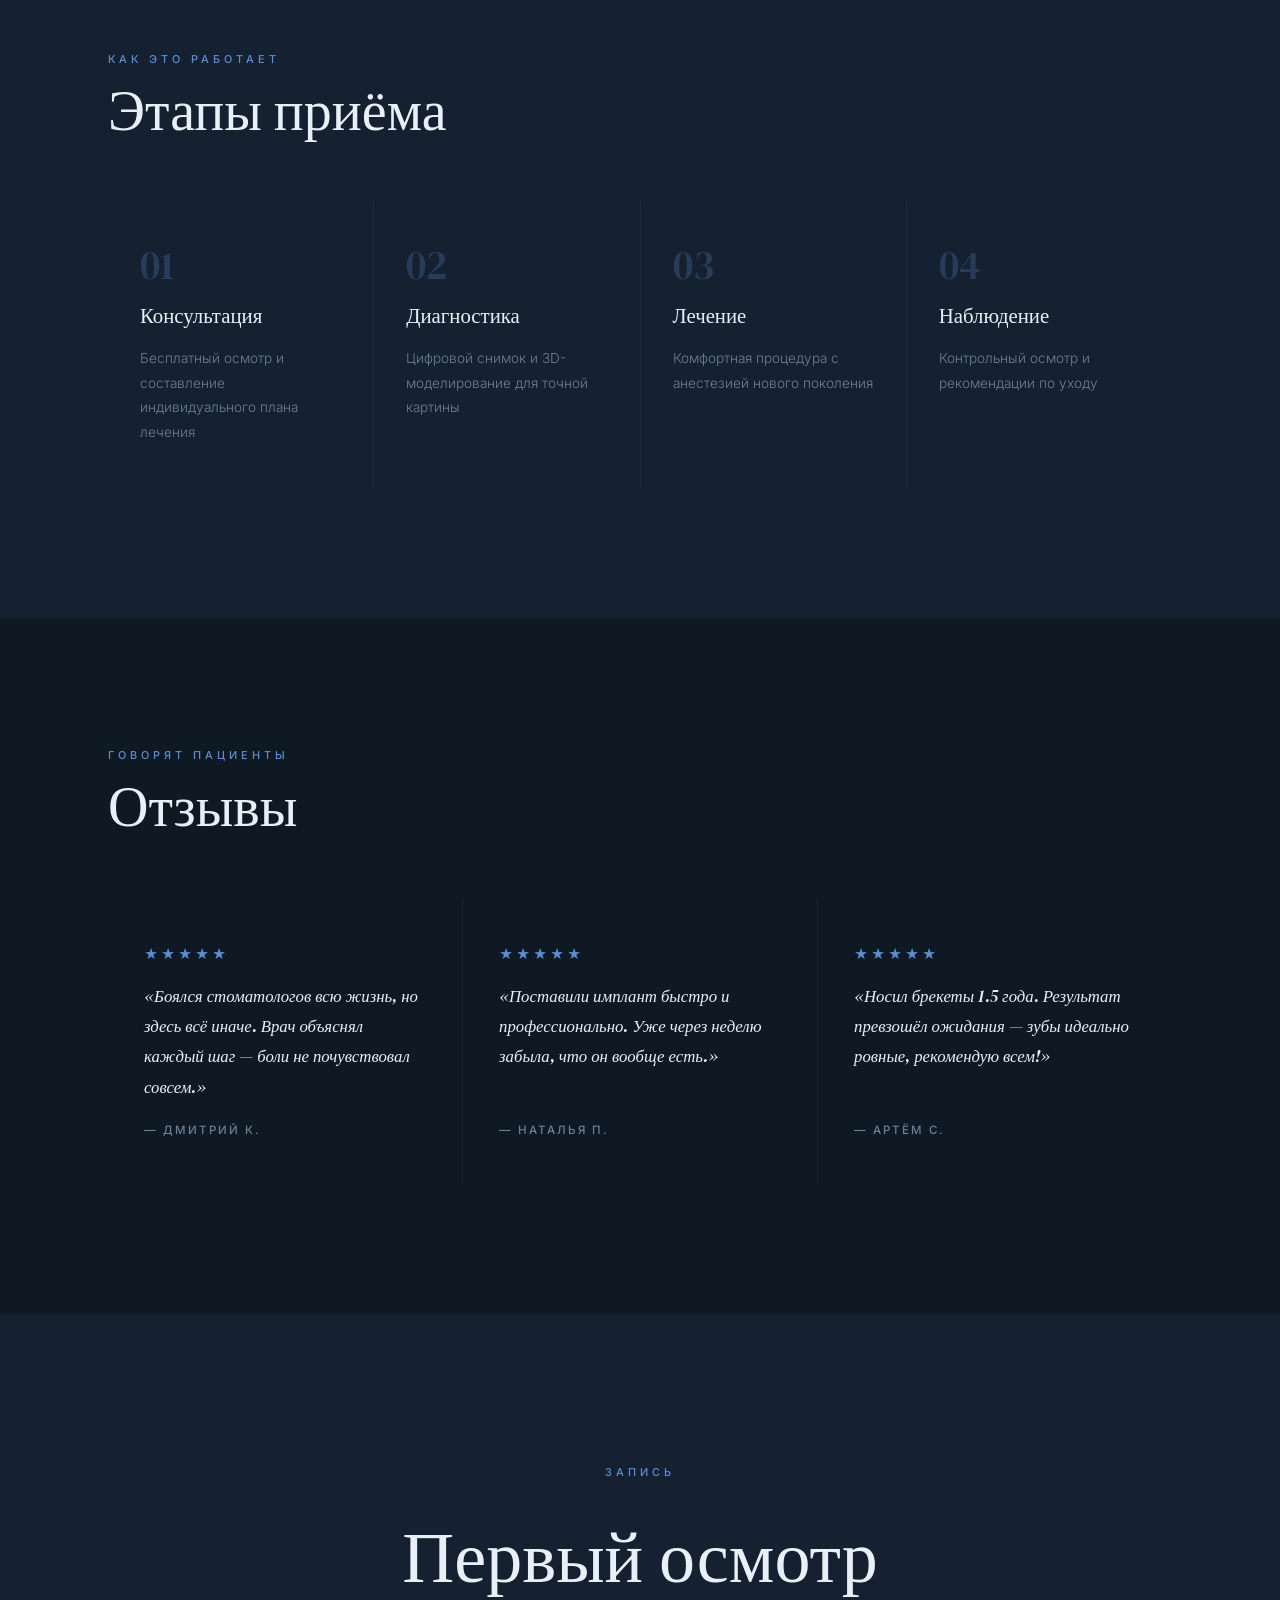
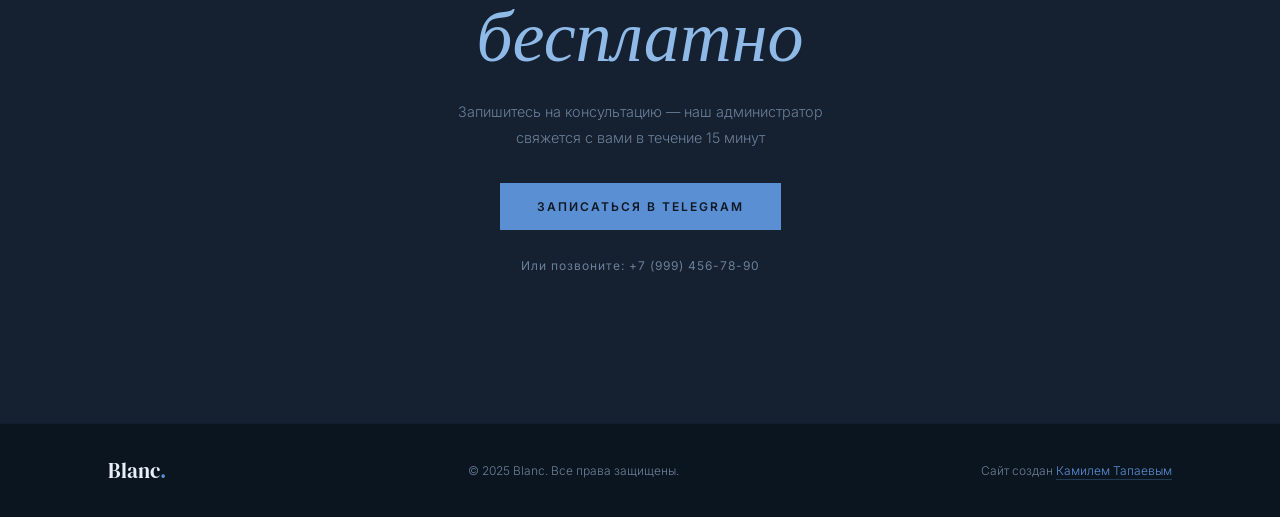
<file: projects/dental/dental.html>
<!DOCTYPE html>
<html lang="ru">
<head>
    <meta charset="UTF-8">
    <meta name="viewport" content="width=device-width, initial-scale=1.0">
    <title>Blanc — Стоматологическая клиника</title>
    <link rel="preconnect" href="https://fonts.googleapis.com">
    <link rel="preconnect" href="https://fonts.gstatic.com" crossorigin>
    <link href="https://fonts.googleapis.com/css2?family=DM+Serif+Display:ital@0;1&family=Inter:wght@300;400;500;600&display=swap" rel="stylesheet">
    <link rel="stylesheet" href="style.css">
</head>
<body>

    <div id="loader"></div>

    <!-- Nav -->
    <nav class="nav" id="nav">
        <a href="#" class="nav__logo">Blanc<span>.</span></a>
        <ul class="nav__links" id="nav-links">
            <li><a href="#services">Услуги</a></li>
            <li><a href="#about">О клинике</a></li>
            <li><a href="#doctors">Врачи</a></li>
            <li><a href="#reviews">Отзывы</a></li>
            <li><a href="#booking" class="nav__cta">Записаться</a></li>
        </ul>
        <button class="nav__burger" id="burger" aria-label="Меню">
            <span></span><span></span><span></span>
        </button>
    </nav>

    <!-- Hero -->
    <section class="hero">
        <div class="hero__inner">
            <div class="hero__left">
                <span class="hero__label reveal-up">Стоматологическая клиника</span>
                <h1 class="hero__title reveal-up">Blanc<span class="dot">.</span></h1>
                <p class="hero__tagline reveal-up">Здоровые зубы —<br>уверенная улыбка</p>
                <div class="hero__actions reveal-up">
                    <a href="#booking" class="btn btn--fill">Записаться</a>
                    <a href="#services" class="btn btn--ghost">Наши услуги</a>
                </div>
            </div>
            <div class="hero__right reveal-up">
                <div class="hero__visual">
                    <div class="hero__circle hero__circle--1"></div>
                    <div class="hero__circle hero__circle--2"></div>
                    <div class="hero__badge">
                        <span class="hero__badge-num">12</span>
                        <span class="hero__badge-text">лет<br>опыта</span>
                    </div>
                </div>
            </div>
        </div>
    </section>

    <!-- Services -->
    <section class="services" id="services">
        <div class="container">
            <div class="section-head reveal-up">
                <span class="label">Что мы лечим</span>
                <h2 class="title">Услуги</h2>
            </div>
            <div class="services__grid">
                <div class="service-card reveal-up">
                    <div class="service-card__num">01</div>
                    <h3>Лечение зубов</h3>
                    <p>Лечение кариеса и восстановление зубов под микроскопом — без боли и страха</p>
                    <span class="service-card__price">от 3 500 ₽</span>
                </div>
                <div class="service-card reveal-up">
                    <div class="service-card__num">02</div>
                    <h3>Имплантация</h3>
                    <p>Установка имплантов премиальных брендов с гарантией на 20 лет</p>
                    <span class="service-card__price">от 35 000 ₽</span>
                </div>
                <div class="service-card reveal-up">
                    <div class="service-card__num">03</div>
                    <h3>Брекеты</h3>
                    <p>Исправление прикуса и выравнивание зубов системами любой сложности</p>
                    <span class="service-card__price">от 45 000 ₽</span>
                </div>
                <div class="service-card reveal-up">
                    <div class="service-card__num">04</div>
                    <h3>Отбеливание</h3>
                    <p>Профессиональное отбеливание до 10 тонов за одну процедуру</p>
                    <span class="service-card__price">от 12 000 ₽</span>
                </div>
            </div>
        </div>
    </section>

    <!-- Stats + About -->
    <section class="about" id="about">
        <div class="container">
            <div class="about__inner">
                <div class="about__left reveal-up">
                    <span class="label">О клинике</span>
                    <h2 class="title">Почему выбирают<br><em>Blanc</em></h2>
                    <p>Мы работаем с 2012 года и за это время помогли тысячам пациентов обрести здоровую улыбку. Наш принцип — современное оборудование, опытные врачи и полный комфорт на каждом этапе лечения.</p>
                    <a href="#booking" class="btn btn--fill">Записаться на осмотр</a>
                </div>
                <div class="about__stats">
                    <div class="stat reveal-up">
                        <span class="stat__num">12</span>
                        <span class="stat__unit">лет</span>
                        <span class="stat__desc">на рынке</span>
                    </div>
                    <div class="stat reveal-up">
                        <span class="stat__num">8K+</span>
                        <span class="stat__unit"></span>
                        <span class="stat__desc">пациентов</span>
                    </div>
                    <div class="stat reveal-up">
                        <span class="stat__num">98%</span>
                        <span class="stat__unit"></span>
                        <span class="stat__desc">рекомендуют нас</span>
                    </div>
                </div>
            </div>
        </div>
    </section>

    <!-- Doctors -->
    <section class="doctors" id="doctors">
        <div class="container">
            <div class="section-head reveal-up">
                <span class="label">Специалисты</span>
                <h2 class="title">Наши врачи</h2>
            </div>
            <div class="doctors__grid">
                <div class="doctor-card reveal-up">
                    <div class="doctor-card__photo doctor-card__photo--1"></div>
                    <div class="doctor-card__info">
                        <h3>Иванова Марина Сергеевна</h3>
                        <span class="doctor-card__spec">Главный врач, имплантолог</span>
                        <span class="doctor-card__exp">15 лет опыта</span>
                    </div>
                </div>
                <div class="doctor-card reveal-up">
                    <div class="doctor-card__photo doctor-card__photo--2"></div>
                    <div class="doctor-card__info">
                        <h3>Петров Алексей Дмитриевич</h3>
                        <span class="doctor-card__spec">Ортодонт</span>
                        <span class="doctor-card__exp">10 лет опыта</span>
                    </div>
                </div>
                <div class="doctor-card reveal-up">
                    <div class="doctor-card__photo doctor-card__photo--3"></div>
                    <div class="doctor-card__info">
                        <h3>Соколова Елена Владимировна</h3>
                        <span class="doctor-card__spec">Терапевт, эндодонтист</span>
                        <span class="doctor-card__exp">8 лет опыта</span>
                    </div>
                </div>
            </div>
        </div>
    </section>

    <!-- Process -->
    <section class="process" id="process">
        <div class="container">
            <div class="section-head reveal-up">
                <span class="label">Как это работает</span>
                <h2 class="title">Этапы приёма</h2>
            </div>
            <div class="process__steps">
                <div class="process__step reveal-up">
                    <div class="process__step-num">01</div>
                    <h3>Консультация</h3>
                    <p>Бесплатный осмотр и составление индивидуального плана лечения</p>
                </div>
                <div class="process__step reveal-up">
                    <div class="process__step-num">02</div>
                    <h3>Диагностика</h3>
                    <p>Цифровой снимок и 3D-моделирование для точной картины</p>
                </div>
                <div class="process__step reveal-up">
                    <div class="process__step-num">03</div>
                    <h3>Лечение</h3>
                    <p>Комфортная процедура с анестезией нового поколения</p>
                </div>
                <div class="process__step reveal-up">
                    <div class="process__step-num">04</div>
                    <h3>Наблюдение</h3>
                    <p>Контрольный осмотр и рекомендации по уходу</p>
                </div>
            </div>
        </div>
    </section>

    <!-- Reviews -->
    <section class="reviews" id="reviews">
        <div class="container">
            <div class="section-head reveal-up">
                <span class="label">Говорят пациенты</span>
                <h2 class="title">Отзывы</h2>
            </div>
            <div class="reviews__grid">
                <div class="review-card reveal-up">
                    <div class="review-card__stars">★★★★★</div>
                    <p>«Боялся стоматологов всю жизнь, но здесь всё иначе. Врач объяснял каждый шаг — боли не почувствовал совсем.»</p>
                    <span class="review-card__author">— Дмитрий К.</span>
                </div>
                <div class="review-card reveal-up">
                    <div class="review-card__stars">★★★★★</div>
                    <p>«Поставили имплант быстро и профессионально. Уже через неделю забыла, что он вообще есть.»</p>
                    <span class="review-card__author">— Наталья П.</span>
                </div>
                <div class="review-card reveal-up">
                    <div class="review-card__stars">★★★★★</div>
                    <p>«Носил брекеты 1.5 года. Результат превзошёл ожидания — зубы идеально ровные, рекомендую всем!»</p>
                    <span class="review-card__author">— Артём С.</span>
                </div>
            </div>
        </div>
    </section>

    <!-- Booking -->
    <section class="booking" id="booking">
        <div class="container">
            <div class="booking__inner reveal-up">
                <span class="label">Запись</span>
                <h2 class="booking__title">Первый осмотр<br><em>бесплатно</em></h2>
                <p>Запишитесь на консультацию — наш администратор свяжется с вами в течение 15 минут</p>
                <a href="https://t.me/Wayzamanho" target="_blank" class="btn btn--fill">Записаться в Telegram</a>
                <span class="booking__note">Или позвоните: +7 (999) 456-78-90</span>
            </div>
        </div>
    </section>

    <!-- Footer -->
    <footer class="footer">
        <div class="container footer__inner">
            <span class="footer__logo">Blanc<span>.</span></span>
            <p>© 2025 Blanc. Все права защищены.</p>
            <p>Сайт создан <a href="../../index.html">Камилем Тапаевым</a></p>
        </div>
    </footer>

    <script src="script.js"></script>
</body>
</html>
</file>
<file: style.css>
/* ===========================
   RESET & BASE
   =========================== */
*, *::before, *::after {
    margin: 0;
    padding: 0;
    box-sizing: border-box;
}

:root {
    --dark:   #561C24;
    --dark-2: #6D2932;
    --beige:  #C7B7A3;
    --cream:  #E8D8C4;
}

html {
    scroll-behavior: smooth;
    font-size: 16px;
    overflow-x: hidden;
}

body {
    font-family: 'Montserrat', sans-serif;
    background: var(--dark);
    color: var(--cream);
    overflow-x: hidden;
}

/* Page load overlay — не трогает position:fixed */
#page-loader {
    position: fixed;
    inset: 0;
    z-index: 9999;
    background: var(--dark);
    backdrop-filter: blur(12px);
    pointer-events: none;
    opacity: 1;
    transition: opacity 0.5s ease;
}

#page-loader.hidden {
    opacity: 0;
}

.container {
    max-width: 1200px;
    margin: 0 auto;
    padding: 0 48px;
}

/* ===========================
   FADE-IN ANIMATION
   =========================== */
.fade-in {
    opacity: 0;
    transform: translateY(28px);
    transition: opacity 0.7s ease, transform 0.7s ease;
}

.fade-in.visible {
    opacity: 1;
    transform: translateY(0);
}

/* ===========================
   NAVIGATION
   =========================== */
.nav {
    position: fixed;
    top: 0;
    left: 0;
    right: 0;
    z-index: 1000;
    display: flex;
    align-items: center;
    justify-content: space-between;
    padding: 22px 48px;
    background: rgba(86, 28, 36, 0.85);
    backdrop-filter: blur(14px);
    border-bottom: 1px solid rgba(199, 183, 163, 0.08);
    transition: background 0.3s;
}

.nav.scrolled {
    background: rgba(86, 28, 36, 0.98);
}

.nav__logo {
    font-family: 'Playfair Display', serif;
    font-size: 1.4rem;
    font-weight: 900;
    color: var(--cream);
    letter-spacing: 3px;
}

.nav__links {
    list-style: none;
    display: flex;
    gap: 40px;
    align-items: center;
}

.nav__links a {
    text-decoration: none;
    color: var(--beige);
    font-size: 0.78rem;
    font-weight: 500;
    letter-spacing: 1.5px;
    text-transform: uppercase;
    transition: color 0.3s;
    position: relative;
}

.nav__links a:not(.nav__cta)::after {
    content: '';
    position: absolute;
    bottom: -4px;
    left: 50%;
    right: 50%;
    height: 1px;
    background: var(--cream);
    transition: left 0.3s ease, right 0.3s ease;
}

.nav__links a:not(.nav__cta):hover::after {
    left: 0;
    right: 0;
}

.nav__links a:hover {
    color: var(--cream);
}

.nav__cta {
    background: var(--cream) !important;
    color: var(--dark) !important;
    padding: 10px 26px !important;
    font-weight: 600 !important;
    transition: background 0.3s !important;
}

.nav__cta:hover {
    background: var(--beige) !important;
}

.nav__burger {
    display: none;
    flex-direction: column;
    align-items: flex-start;
    justify-content: center;
    gap: 6px;
    background: none;
    border: none;
    cursor: pointer;
    padding: 0;
    width: 34px;
    height: 34px;
}

.nav__burger span {
    display: block;
    width: 26px;
    height: 2px;
    min-height: 2px;
    max-height: 2px;
    background: var(--cream);
    border-radius: 1px;
    transition: all 0.3s;
    flex-shrink: 0;
    line-height: 0;
    font-size: 0;
}

/* ===========================
   HERO
   =========================== */
.hero {
    min-height: 100vh;
    background: var(--dark);
    position: relative;
    overflow: hidden;
    display: flex;
    flex-direction: column;
    justify-content: center;
}

.hero__bg-text {
    position: absolute;
    top: 50%;
    left: 50%;
    transform: translate(-50%, -50%);
    font-family: 'Playfair Display', serif;
    font-size: clamp(100px, 18vw, 260px);
    font-weight: 900;
    color: rgba(255, 255, 255, 0.035);
    white-space: nowrap;
    pointer-events: none;
    letter-spacing: -4px;
    user-select: none;
    line-height: 1;
}

.hero__content {
    display: flex;
    align-items: flex-end;
    justify-content: space-between;
    padding: 140px 80px 100px;
    position: relative;
    z-index: 2;
    gap: 40px;
}

.hero__left {
    flex: 1;
    display: flex;
    flex-direction: column;
    gap: 28px;
    padding-bottom: 20px;
}

.hero__tags {
    display: flex;
    gap: 10px;
    flex-wrap: wrap;
    opacity: 0;
    animation: fadeUp 0.7s 0.1s ease forwards;
}

.hero__tags span {
    border: 1px solid rgba(199, 183, 163, 0.5);
    color: var(--beige);
    padding: 6px 18px;
    font-size: 0.7rem;
    letter-spacing: 2px;
    text-transform: uppercase;
    font-weight: 500;
}

.hero__name {
    font-family: 'Playfair Display', serif;
    font-size: clamp(52px, 6.5vw, 96px);
    font-weight: 900;
    line-height: 0.95;
    color: var(--cream);
    letter-spacing: -2px;
    opacity: 0;
    animation: fadeUp 0.7s 0.3s ease forwards;
}

.hero__desc {
    font-size: 0.95rem;
    line-height: 1.8;
    color: var(--beige);
    font-weight: 300;
    max-width: 340px;
    opacity: 0;
    animation: fadeUp 0.7s 0.5s ease forwards;
}

.hero__left .btn {
    opacity: 0;
    animation: fadeUp 0.7s 0.7s ease forwards;
}

.hero__right {
    flex-shrink: 0;
    display: flex;
    justify-content: flex-end;
    align-items: flex-end;
    opacity: 0;
    animation: fadeUp 0.9s 0.2s ease forwards;
}

.hero__photo-wrap {
    width: 400px;
    height: 520px;
    position: relative;
}

.hero__photo-wrap::before {
    content: '';
    position: absolute;
    inset: -1px;
    border: 1px solid rgba(199, 183, 163, 0.15);
    pointer-events: none;
    z-index: 1;
}

.hero__photo {
    width: 100%;
    height: 100%;
    object-fit: cover;
    object-position: center top;
    display: block;
}


/* ===========================
   BUTTONS
   =========================== */
.btn {
    display: inline-block;
    text-decoration: none;
    padding: 14px 34px;
    font-size: 0.78rem;
    font-weight: 600;
    letter-spacing: 2px;
    text-transform: uppercase;
    transition: all 0.3s;
    cursor: pointer;
    border: none;
    align-self: flex-start;
    font-family: 'Montserrat', sans-serif;
}

.btn--primary {
    background: var(--cream);
    color: var(--dark);
}

.btn--primary:hover {
    background: var(--beige);
}

.btn--outline {
    background: transparent;
    border: 1px solid var(--cream);
    color: var(--cream);
}

.btn--outline:hover {
    background: var(--cream);
    color: var(--dark);
}

.btn--dark {
    background: var(--dark);
    color: var(--cream);
}

.btn--dark:hover {
    background: #3d1118;
}

.btn--large {
    padding: 18px 52px;
    font-size: 0.85rem;
}

/* ===========================
   SECTION TITLE
   =========================== */
.section-title {
    font-family: 'Playfair Display', serif;
    font-size: clamp(36px, 5vw, 64px);
    font-weight: 900;
    color: var(--cream);
    margin-bottom: 64px;
    letter-spacing: -1px;
    line-height: 1;
}

/* ===========================
   ABOUT
   =========================== */
.about {
    padding: 130px 0;
    background: var(--dark-2);
}

.about__inner {
    display: grid;
    grid-template-columns: 220px 1fr;
    gap: 80px;
    align-items: start;
}

.about__label {
    font-family: 'Playfair Display', serif;
    font-size: 1.4rem;
    font-weight: 700;
    font-style: italic;
    color: var(--beige);
    padding-top: 10px;
    opacity: 0.7;
}

.about__title {
    font-family: 'Playfair Display', serif;
    font-size: clamp(28px, 3vw, 44px);
    font-weight: 700;
    color: var(--cream);
    margin-bottom: 28px;
    line-height: 1.1;
}

.about__text {
    font-size: 1rem;
    line-height: 1.9;
    color: var(--beige);
    font-weight: 300;
    margin-bottom: 18px;
    max-width: 580px;
}

/* ===========================
   SERVICES
   =========================== */
.services {
    padding: 130px 0;
    background: var(--dark);
}

.services__grid {
    display: grid;
    grid-template-columns: repeat(3, 1fr);
    gap: 2px;
    margin-bottom: 48px;
}

.service-card {
    background: var(--dark-2);
    padding: 52px 40px;
    display: flex;
    flex-direction: column;
    gap: 18px;
    transition: transform 0.3s;
}

.service-card--light {
    background: var(--cream);
}

.service-card:hover {
    transform: translateY(-6px);
}

.service-card__num {
    font-family: 'Playfair Display', serif;
    font-size: 2.8rem;
    font-weight: 900;
    color: var(--beige);
    opacity: 0.3;
    line-height: 1;
}

.service-card--light .service-card__num {
    color: var(--dark);
    opacity: 0.2;
}

.service-card__title {
    font-family: 'Playfair Display', serif;
    font-size: 1.9rem;
    font-weight: 700;
    color: var(--cream);
    line-height: 1;
}

.service-card--light .service-card__title {
    color: var(--dark);
}

.service-card__desc {
    font-size: 0.88rem;
    line-height: 1.8;
    color: var(--beige);
    font-weight: 300;
    flex: 1;
}

.service-card--light .service-card__desc {
    color: var(--dark-2);
}

.service-card__footer {
    display: flex;
    align-items: center;
    justify-content: space-between;
    margin-top: 12px;
    gap: 16px;
}

.service-card__time {
    font-size: 0.75rem;
    letter-spacing: 1.5px;
    color: var(--beige);
    font-weight: 500;
    text-transform: uppercase;
    white-space: nowrap;
}

.service-card--light .service-card__time {
    color: var(--dark-2);
}

.services__price-note {
    border-left: 2px solid rgba(199, 183, 163, 0.4);
    padding: 24px 36px;
    background: rgba(109, 41, 50, 0.25);
}

.services__price-note p {
    font-size: 0.9rem;
    line-height: 1.9;
    color: var(--beige);
    font-weight: 300;
    max-width: 720px;
}

/* ===========================
   PROCESS
   =========================== */
.process {
    padding: 130px 0;
    background: var(--dark-2);
}

.process__steps {
    display: flex;
    align-items: flex-start;
}

.process__step {
    flex: 1;
    padding: 0 24px;
}

.process__step:first-child {
    padding-left: 0;
}

.process__connector {
    width: 48px;
    height: 1px;
    background: var(--beige);
    opacity: 0.25;
    margin-top: 30px;
    flex-shrink: 0;
}

.process__step-num {
    font-family: 'Playfair Display', serif;
    font-size: 2.8rem;
    font-weight: 900;
    color: var(--beige);
    opacity: 0.25;
    line-height: 1;
    margin-bottom: 20px;
}

.process__step-title {
    font-family: 'Playfair Display', serif;
    font-size: 1.25rem;
    font-weight: 700;
    color: var(--cream);
    margin-bottom: 12px;
}

.process__step-desc {
    font-size: 0.85rem;
    line-height: 1.8;
    color: var(--beige);
    font-weight: 300;
}

/* ===========================
   PORTFOLIO
   =========================== */
.portfolio {
    padding: 130px 0;
    background: var(--dark);
}

.portfolio__grid {
    display: grid;
    grid-template-columns: repeat(3, 1fr);
    gap: 24px;
}

.portfolio-card {
    cursor: pointer;
    overflow: hidden;
    transition: transform 0.3s;
    text-decoration: none;
    color: inherit;
    display: block;
}

.portfolio-card:hover {
    transform: translateY(-8px);
}

.portfolio-card:hover .portfolio-card__preview span {
    letter-spacing: 3px;
}

.portfolio-card__preview {
    height: 300px;
    display: flex;
    align-items: center;
    justify-content: center;
    position: relative;
    overflow: hidden;
}

.portfolio-card__preview::after {
    content: '';
    position: absolute;
    inset: 0;
    background: rgba(86, 28, 36, 0.3);
    transition: opacity 0.3s;
}

.portfolio-card:hover .portfolio-card__preview::after {
    opacity: 0;
}

.portfolio-card__preview span {
    font-family: 'Playfair Display', serif;
    font-size: 1.4rem;
    font-style: italic;
    color: rgba(255, 255, 255, 0.9);
    position: relative;
    z-index: 2;
    letter-spacing: 1px;
    transition: letter-spacing 0.4s;
    text-shadow: 0 2px 20px rgba(0,0,0,0.5);
}

.portfolio-card__preview--beauty {
    background: url('brand_assets/salon.jpg') center center / cover no-repeat;
}

.portfolio-card__preview--dental {
    background: url('brand_assets/dental.jpg') center center / cover no-repeat;
}

.portfolio-card__preview--resto {
    background: url('brand_assets/coffee.jpg') center center / cover no-repeat;
}

.portfolio-card__info {
    padding: 20px 0 24px;
    border-bottom: 1px solid rgba(199, 183, 163, 0.15);
}

.portfolio-card__info h3 {
    font-family: 'Playfair Display', serif;
    font-size: 1.2rem;
    font-weight: 700;
    color: var(--cream);
    margin-bottom: 8px;
}

.portfolio-card__meta {
    display: flex;
    align-items: center;
    gap: 12px;
}

.portfolio-card__platform {
    font-size: 0.78rem;
    color: var(--beige);
    font-weight: 300;
    letter-spacing: 0.5px;
}

.portfolio-card__badge {
    font-size: 0.65rem;
    letter-spacing: 1.5px;
    text-transform: uppercase;
    color: var(--dark);
    background: var(--beige);
    padding: 3px 10px;
    font-weight: 600;
}

/* ===========================
   CONTACT
   =========================== */
.contact {
    padding: 150px 0;
    background: var(--dark-2);
    text-align: center;
}

.contact__inner {
    display: flex;
    flex-direction: column;
    align-items: center;
}

.contact__inner .btn {
    align-self: center;
}

.contact__title {
    font-family: 'Playfair Display', serif;
    font-size: clamp(44px, 7vw, 88px);
    font-weight: 900;
    color: var(--cream);
    margin-bottom: 24px;
    letter-spacing: -2px;
    line-height: 1;
}

.contact__text {
    font-size: 1rem;
    line-height: 1.9;
    color: var(--beige);
    font-weight: 300;
    max-width: 480px;
    margin-bottom: 52px;
}

.contact__socials {
    display: flex;
    gap: 48px;
    margin-top: 44px;
}

.contact__social {
    color: var(--beige);
    text-decoration: none;
    font-size: 0.78rem;
    letter-spacing: 2.5px;
    text-transform: uppercase;
    font-weight: 500;
    border-bottom: 1px solid rgba(199, 183, 163, 0.4);
    padding-bottom: 4px;
    transition: color 0.3s, border-color 0.3s;
}

.contact__social:hover {
    color: var(--cream);
    border-color: var(--cream);
}

/* ===========================
   FOOTER
   =========================== */
.footer {
    padding: 28px 0;
    background: var(--dark);
    border-top: 1px solid rgba(199, 183, 163, 0.08);
}

.footer__inner {
    display: flex;
    justify-content: space-between;
    align-items: center;
}

.footer p {
    font-size: 0.78rem;
    color: var(--beige);
    opacity: 0.45;
    font-weight: 300;
}

/* ===========================
   KEYFRAMES
   =========================== */
@keyframes fadeUp {
    from {
        opacity: 0;
        transform: translateY(24px);
    }
    to {
        opacity: 1;
        transform: translateY(0);
    }
}

/* ===========================
   RESPONSIVE
   =========================== */
@media (max-width: 1024px) {
    .container {
        padding: 0 32px;
    }

    .hero__content {
        padding: 120px 48px 80px;
    }

    .hero__photo-wrap {
        width: 320px;
        height: 420px;
    }

    .services__grid {
        grid-template-columns: 1fr;
        gap: 2px;
    }

    .process__steps {
        flex-direction: column;
        gap: 40px;
    }

    .process__connector {
        display: none;
    }

    .process__step {
        padding: 0;
        border-left: 2px solid rgba(199, 183, 163, 0.2);
        padding-left: 24px;
    }

    .process__step:first-child {
        padding-left: 24px;
        border-left: 2px solid rgba(199, 183, 163, 0.2);
    }

    .portfolio__grid {
        grid-template-columns: 1fr 1fr;
        gap: 16px;
    }
}

@media (max-width: 768px) {
    .nav__links {
        display: none;
        position: fixed;
        top: 0;
        left: 0;
        width: 100vw;
        height: 100vh;
        background: var(--dark);
        flex-direction: column;
        justify-content: center;
        align-items: center;
        gap: 36px;
        z-index: 1001;
    }

    .nav__links.open {
        display: flex;
    }

    .nav__links a {
        font-size: 1.1rem;
        letter-spacing: 3px;
    }

    .nav__burger {
        display: flex;
        z-index: 1003;
    }

    .nav {
        z-index: 1002;
        padding: 18px 24px;
    }

    .hero__content {
        flex-direction: column-reverse;
        align-items: center;
        padding: 100px 24px 60px;
        text-align: center;
        gap: 48px;
    }

    .hero__left {
        align-items: center;
    }

    .hero__left .btn {
        align-self: center;
    }

    .hero__desc {
        text-align: center;
        max-width: 100%;
    }

    .hero__tags {
        justify-content: center;
    }

    .hero__photo-wrap {
        width: 260px;
        height: 340px;
    }


    .about__inner {
        grid-template-columns: 1fr;
        gap: 24px;
    }

    .about__label {
        padding-top: 0;
    }

    .services__grid {
        grid-template-columns: 1fr;
    }

    .service-card {
        padding: 40px 24px;
    }

    .portfolio__grid {
        grid-template-columns: 1fr;
    }

    .contact__socials {
        gap: 28px;
    }

    .footer__inner {
        flex-direction: column;
        gap: 8px;
        text-align: center;
    }

    .container {
        padding: 0 20px;
    }
}
</file>
<file: projects/beauty-salon/style.css>
/* ===========================
   VARIABLES & RESET
   =========================== */
:root {
    --dark:    #1C2B27;
    --dark-2:  #243530;
    --dark-3:  #1a2824;
    --gold:    #C9A96E;
    --gold-lt: #E2C99A;
    --cream:   #F5F0E8;
    --muted:   #7A9490;
}

*, *::before, *::after { margin: 0; padding: 0; box-sizing: border-box; }

html { scroll-behavior: smooth; }

body {
    font-family: 'Raleway', sans-serif;
    background: var(--dark);
    color: var(--cream);
    overflow-x: hidden;
}

/* ===========================
   LOADER
   =========================== */
#loader {
    position: fixed;
    inset: 0;
    z-index: 9999;
    background: var(--dark);
    pointer-events: none;
    transition: opacity 0.55s ease;
}

#loader.hidden { opacity: 0; }

/* ===========================
   REVEAL ANIMATION
   =========================== */
.reveal-up {
    opacity: 0;
    transform: translateY(32px);
    transition: opacity 0.75s ease, transform 0.75s ease;
}

.reveal-up.visible {
    opacity: 1;
    transform: translateY(0);
}

/* ===========================
   CONTAINER
   =========================== */
.container {
    max-width: 1160px;
    margin: 0 auto;
    padding: 0 48px;
}

/* ===========================
   TYPOGRAPHY HELPERS
   =========================== */
.label {
    display: block;
    font-size: 0.7rem;
    letter-spacing: 4px;
    text-transform: uppercase;
    color: var(--gold);
    font-weight: 500;
    margin-bottom: 14px;
}

.title {
    font-family: 'Cormorant Garamond', serif;
    font-size: clamp(36px, 5vw, 60px);
    font-weight: 300;
    line-height: 1.1;
    color: var(--cream);
}

.title em {
    font-style: italic;
    color: var(--gold-lt);
}

.section-head {
    margin-bottom: 60px;
}

/* ===========================
   BUTTON
   =========================== */
.btn {
    display: inline-block;
    text-decoration: none;
    padding: 15px 42px;
    border: 1px solid var(--gold);
    color: var(--gold);
    font-family: 'Raleway', sans-serif;
    font-size: 0.75rem;
    font-weight: 600;
    letter-spacing: 3px;
    text-transform: uppercase;
    transition: background 0.3s, color 0.3s, transform 0.4s cubic-bezier(0.16,1,0.3,1);
    cursor: pointer;
}

.btn:hover {
    background: var(--gold);
    color: var(--dark);
}

/* ===========================
   NAV
   =========================== */
.nav {
    position: fixed;
    top: 0; left: 0; right: 0;
    z-index: 1000;
    display: flex;
    align-items: center;
    justify-content: space-between;
    padding: 24px 48px;
    transition: background 0.4s, padding 0.4s;
}

.nav.scrolled {
    background: rgba(28, 43, 39, 0.97);
    backdrop-filter: blur(14px);
    padding: 16px 48px;
    border-bottom: 1px solid rgba(201, 169, 110, 0.1);
}

.nav__logo {
    font-family: 'Cormorant Garamond', serif;
    font-size: 1.6rem;
    font-weight: 400;
    font-style: italic;
    color: var(--gold);
    text-decoration: none;
    letter-spacing: 2px;
}

.nav__links {
    list-style: none;
    display: flex;
    align-items: center;
    gap: 40px;
}

.nav__links a {
    text-decoration: none;
    color: var(--cream);
    font-size: 0.72rem;
    font-weight: 500;
    letter-spacing: 2px;
    text-transform: uppercase;
    position: relative;
    transition: color 0.3s;
}

.nav__links a:not(.nav__cta)::after {
    content: '';
    position: absolute;
    bottom: -3px;
    left: 50%; right: 50%;
    height: 1px;
    background: var(--gold);
    transition: left 0.3s ease, right 0.3s ease;
}

.nav__links a:not(.nav__cta):hover::after { left: 0; right: 0; }
.nav__links a:hover { color: var(--gold-lt); }

.nav__cta {
    border: 1px solid var(--gold) !important;
    color: var(--gold) !important;
    padding: 9px 22px;
    transition: background 0.3s, color 0.3s !important;
}

.nav__cta:hover {
    background: var(--gold) !important;
    color: var(--dark) !important;
}

.nav__burger {
    display: none;
    flex-direction: column;
    align-items: flex-start;
    justify-content: center;
    gap: 6px;
    background: none;
    border: none;
    cursor: pointer;
    padding: 0;
    width: 34px;
    height: 34px;
    z-index: 1003;
}

.nav__burger span {
    display: block;
    width: 26px;
    height: 2px;
    min-height: 2px;
    max-height: 2px;
    background: var(--cream);
    border-radius: 1px;
    transition: all 0.3s;
    flex-shrink: 0;
    line-height: 0;
    font-size: 0;
}

/* ===========================
   HERO
   =========================== */
.hero {
    min-height: 100vh;
    display: flex;
    align-items: center;
    justify-content: center;
    text-align: center;
    position: relative;
    overflow: hidden;
}

.hero__bg {
    position: absolute;
    inset: 0;
    background:
        radial-gradient(ellipse 60% 80% at 50% 100%, rgba(201, 169, 110, 0.07) 0%, transparent 70%),
        radial-gradient(ellipse 80% 60% at 20% 20%, rgba(36, 53, 48, 0.8) 0%, transparent 60%),
        var(--dark-3);
}

.hero__bg::before {
    content: '';
    position: absolute;
    inset: 0;
    background-image:
        linear-gradient(rgba(201, 169, 110, 0.04) 1px, transparent 1px),
        linear-gradient(90deg, rgba(201, 169, 110, 0.04) 1px, transparent 1px);
    background-size: 60px 60px;
}

.hero__inner {
    position: relative;
    z-index: 2;
    display: flex;
    flex-direction: column;
    align-items: center;
    gap: 24px;
}

.hero__pre {
    font-size: 0.7rem;
    letter-spacing: 6px;
    text-transform: uppercase;
    color: var(--gold);
    font-weight: 500;
}

.hero__title {
    font-family: 'Cormorant Garamond', serif;
    font-size: clamp(72px, 14vw, 160px);
    font-weight: 300;
    font-style: italic;
    color: var(--cream);
    line-height: 0.9;
    letter-spacing: -2px;
}

.hero__divider {
    width: 60px;
    height: 1px;
    background: var(--gold);
    opacity: 0.6;
}

.hero__tagline {
    font-family: 'Cormorant Garamond', serif;
    font-size: clamp(1rem, 2vw, 1.3rem);
    font-weight: 300;
    color: var(--muted);
    font-style: italic;
    letter-spacing: 1px;
}

/* Hero reveal delays */
.hero__inner .reveal-up:nth-child(1) { transition-delay: 0.15s; }
.hero__inner .reveal-up:nth-child(2) { transition-delay: 0.3s;  }
.hero__inner .reveal-up:nth-child(3) { transition-delay: 0.45s; }
.hero__inner .reveal-up:nth-child(4) { transition-delay: 0.6s;  }
.hero__inner .reveal-up:nth-child(5) { transition-delay: 0.75s; }

/* ===========================
   SERVICES
   =========================== */
.services {
    padding: 130px 0;
    background: var(--dark-2);
}

.services__grid {
    display: grid;
    grid-template-columns: repeat(4, 1fr);
    gap: 1px;
    background: rgba(201, 169, 110, 0.08);
}

.service-card {
    background: var(--dark-2);
    padding: 48px 32px;
    display: flex;
    flex-direction: column;
    gap: 16px;
    transition: background 0.3s, transform 0.4s cubic-bezier(0.16,1,0.3,1);
    cursor: default;
}

.service-card:hover {
    background: var(--dark-3);
    transform: translateY(-6px);
}

.service-card__icon {
    color: var(--gold);
    font-size: 1rem;
    opacity: 0.7;
}

.service-card h3 {
    font-family: 'Cormorant Garamond', serif;
    font-size: 1.5rem;
    font-weight: 400;
    color: var(--cream);
    line-height: 1.2;
}

.service-card p {
    font-size: 0.85rem;
    line-height: 1.8;
    color: var(--muted);
    font-weight: 300;
    flex: 1;
}

.service-card__price {
    font-size: 0.8rem;
    letter-spacing: 1px;
    color: var(--gold);
    font-weight: 500;
    border-top: 1px solid rgba(201, 169, 110, 0.2);
    padding-top: 16px;
    margin-top: 4px;
}

/* Stagger */
.services__grid .reveal-up:nth-child(1) { transition-delay: 0s;    }
.services__grid .reveal-up:nth-child(2) { transition-delay: 0.1s;  }
.services__grid .reveal-up:nth-child(3) { transition-delay: 0.2s;  }
.services__grid .reveal-up:nth-child(4) { transition-delay: 0.3s;  }

/* ===========================
   ABOUT
   =========================== */
.about {
    padding: 140px 0;
    background: var(--dark);
}

.about__inner {
    display: grid;
    grid-template-columns: 1fr 1fr;
    gap: 100px;
    align-items: start;
}

.about__left p {
    font-size: 0.95rem;
    line-height: 1.9;
    color: var(--muted);
    font-weight: 300;
    margin-top: 20px;
    max-width: 420px;
}

.about__right {
    display: flex;
    flex-direction: column;
    gap: 0;
}

.about__feat {
    display: flex;
    gap: 24px;
    padding: 32px 0;
    border-bottom: 1px solid rgba(201, 169, 110, 0.1);
    align-items: flex-start;
    transition: transform 0.3s;
}

.about__feat:first-child { border-top: 1px solid rgba(201, 169, 110, 0.1); }
.about__feat:hover { transform: translateX(8px); }

.about__feat-num {
    font-family: 'Cormorant Garamond', serif;
    font-size: 2rem;
    font-weight: 300;
    color: var(--gold);
    opacity: 0.4;
    line-height: 1;
    flex-shrink: 0;
    width: 40px;
}

.about__feat h4 {
    font-family: 'Cormorant Garamond', serif;
    font-size: 1.2rem;
    font-weight: 400;
    color: var(--cream);
    margin-bottom: 8px;
}

.about__feat p {
    font-size: 0.83rem;
    line-height: 1.7;
    color: var(--muted);
    font-weight: 300;
}

/* Stagger about */
.about__right .reveal-up:nth-child(1) { transition-delay: 0.1s; }
.about__right .reveal-up:nth-child(2) { transition-delay: 0.22s; }
.about__right .reveal-up:nth-child(3) { transition-delay: 0.34s; }

/* ===========================
   GALLERY
   =========================== */
.gallery {
    padding: 130px 0;
    background: var(--dark-2);
}

.gallery__grid {
    display: grid;
    grid-template-columns: repeat(3, 1fr);
    grid-template-rows: 280px 280px;
    gap: 12px;
}

.gallery__item {
    overflow: hidden;
    position: relative;
    cursor: pointer;
    transition: transform 0.5s cubic-bezier(0.16,1,0.3,1);
}

.gallery__item::after {
    content: '';
    position: absolute;
    inset: 0;
    background: rgba(28, 43, 39, 0.35);
    transition: opacity 0.4s;
}

.gallery__item:hover { transform: scale(1.02); }
.gallery__item:hover::after { opacity: 0; }

/* Gallery placeholder images — styled gradients */
.g1 { background: linear-gradient(145deg, #2d4a3e 0%, #6b8f71 40%, #a8c5a0 100%); grid-column: span 2; }
.g2 { background: linear-gradient(135deg, #8B5E3C 0%, #C4956A 60%, #E8C99A 100%); }
.g3 { background: linear-gradient(160deg, #3d2b4a 0%, #7b5ea7 50%, #c4a8d4 100%); }
.g4 { background: linear-gradient(145deg, #4a3020 0%, #9b7040 60%, #c9a96e 100%); }
.g5 { background: linear-gradient(135deg, #1a3a30 0%, #2d6a5a 50%, #5a9e8a 100%); grid-column: span 2; }

.g1::before, .g2::before, .g3::before,
.g4::before, .g5::before, .g6::before {
    content: '';
    position: absolute;
    inset: 0;
    background-image: radial-gradient(circle at 30% 70%, rgba(255,255,255,0.06) 0%, transparent 50%);
}

/* Gallery stagger */
.gallery__grid .reveal-up:nth-child(1) { transition-delay: 0s;    }
.gallery__grid .reveal-up:nth-child(2) { transition-delay: 0.1s;  }
.gallery__grid .reveal-up:nth-child(3) { transition-delay: 0.2s;  }
.gallery__grid .reveal-up:nth-child(4) { transition-delay: 0.1s;  }
.gallery__grid .reveal-up:nth-child(5) { transition-delay: 0.2s;  }
.gallery__grid .reveal-up:nth-child(6) { transition-delay: 0.3s;  }

/* ===========================
   REVIEWS
   =========================== */
.reviews {
    padding: 130px 0;
    background: var(--dark);
}

.reviews__grid {
    display: grid;
    grid-template-columns: repeat(3, 1fr);
    gap: 1px;
    background: rgba(201, 169, 110, 0.08);
}

.review-card {
    background: var(--dark);
    padding: 48px 36px;
    display: flex;
    flex-direction: column;
    gap: 20px;
    transition: background 0.3s;
}

.review-card:hover { background: var(--dark-2); }

.review-card__stars {
    color: var(--gold);
    font-size: 0.85rem;
    letter-spacing: 3px;
}

.review-card p {
    font-family: 'Cormorant Garamond', serif;
    font-size: 1.1rem;
    font-weight: 300;
    font-style: italic;
    line-height: 1.8;
    color: var(--cream);
    flex: 1;
}

.review-card__author {
    font-size: 0.75rem;
    letter-spacing: 2px;
    color: var(--muted);
    font-weight: 500;
    text-transform: uppercase;
}

/* Stagger */
.reviews__grid .reveal-up:nth-child(1) { transition-delay: 0s;   }
.reviews__grid .reveal-up:nth-child(2) { transition-delay: 0.12s; }
.reviews__grid .reveal-up:nth-child(3) { transition-delay: 0.24s; }

/* ===========================
   BOOKING
   =========================== */
.booking {
    padding: 150px 0;
    background: var(--dark-2);
    text-align: center;
}

.booking__inner {
    display: flex;
    flex-direction: column;
    align-items: center;
    gap: 24px;
}

.booking__title {
    font-family: 'Cormorant Garamond', serif;
    font-size: clamp(40px, 6vw, 72px);
    font-weight: 300;
    font-style: italic;
    color: var(--cream);
    line-height: 1.1;
}

.booking__inner > p {
    font-size: 0.9rem;
    color: var(--muted);
    font-weight: 300;
    line-height: 1.8;
    max-width: 400px;
    margin-bottom: 8px;
}

.booking__inner .btn {
    align-self: center;
}

.booking__note {
    font-size: 0.75rem;
    color: var(--muted);
    letter-spacing: 1px;
    margin-top: 8px;
}

/* ===========================
   FOOTER
   =========================== */
.footer {
    padding: 32px 0;
    border-top: 1px solid rgba(201, 169, 110, 0.08);
    background: var(--dark-3);
}

.footer__inner {
    display: flex;
    align-items: center;
    justify-content: space-between;
    gap: 20px;
}

.footer__logo {
    font-family: 'Cormorant Garamond', serif;
    font-size: 1.3rem;
    font-style: italic;
    color: var(--gold);
}

.footer p {
    font-size: 0.75rem;
    color: var(--muted);
    font-weight: 300;
}

.footer a {
    color: var(--gold);
    text-decoration: none;
    border-bottom: 1px solid rgba(201, 169, 110, 0.3);
    padding-bottom: 1px;
    transition: border-color 0.3s;
}

.footer a:hover { border-color: var(--gold); }

/* ===========================
   RESPONSIVE
   =========================== */
@media (max-width: 1024px) {
    .services__grid { grid-template-columns: repeat(2, 1fr); }
    .about__inner { grid-template-columns: 1fr; gap: 60px; }
    .gallery__grid { grid-template-rows: 220px 220px; }
}

@media (max-width: 768px) {
    .container { padding: 0 20px; }

    .nav { padding: 18px 20px; }

    .nav.scrolled { padding: 14px 20px; }

    .nav__links {
        display: none;
        position: fixed;
        inset: 0;
        width: 100vw;
        height: 100vh;
        background: var(--dark);
        flex-direction: column;
        justify-content: center;
        align-items: center;
        gap: 36px;
        z-index: 1001;
    }

    .nav__links.open { display: flex; }
    .nav__links a { font-size: 1rem; }
    .nav__burger { display: flex; }

    .services__grid { grid-template-columns: 1fr; }
    .reviews__grid { grid-template-columns: 1fr; }

    .gallery__grid {
        grid-template-columns: 1fr 1fr;
        grid-template-rows: repeat(3, 180px);
    }

    .g1, .g5 { grid-column: span 1; }

    .footer__inner {
        flex-direction: column;
        text-align: center;
        gap: 12px;
    }
}
</file>
<file: projects/cafe/style.css>
/* ===========================
   VARIABLES & RESET
   =========================== */
:root {
    --dark:      #1C1510;
    --dark-2:    #231A13;
    --dark-3:    #160F0A;
    --caramel:   #C8824A;
    --caramel-lt:#E0A86E;
    --cream:     #F5ECD7;
    --muted:     #8A7060;
}

*, *::before, *::after { margin: 0; padding: 0; box-sizing: border-box; }
html { scroll-behavior: smooth; }

body {
    font-family: 'Jost', sans-serif;
    background: var(--dark);
    color: var(--cream);
    overflow-x: hidden;
}

/* ===========================
   LOADER
   =========================== */
#loader {
    position: fixed;
    inset: 0;
    z-index: 9999;
    background: var(--dark);
    pointer-events: none;
    transition: opacity 0.55s ease;
}
#loader.hidden { opacity: 0; }

/* ===========================
   REVEAL
   =========================== */
.reveal-up {
    opacity: 0;
    transform: translateY(28px);
    transition: opacity 0.75s ease, transform 0.75s ease;
}
.reveal-up.visible { opacity: 1; transform: translateY(0); }

/* ===========================
   CONTAINER & HELPERS
   =========================== */
.container {
    max-width: 1160px;
    margin: 0 auto;
    padding: 0 48px;
}

.label {
    display: block;
    font-size: 0.68rem;
    letter-spacing: 4px;
    text-transform: uppercase;
    color: var(--caramel);
    font-weight: 500;
    margin-bottom: 14px;
}

.title {
    font-family: 'Playfair Display', serif;
    font-size: clamp(34px, 4.5vw, 56px);
    font-weight: 700;
    line-height: 1.1;
    color: var(--cream);
}

.title em {
    font-style: italic;
    font-weight: 400;
    color: var(--caramel-lt);
}

.section-head { margin-bottom: 60px; }

/* ===========================
   BUTTONS
   =========================== */
.btn {
    display: inline-block;
    text-decoration: none;
    font-family: 'Jost', sans-serif;
    font-size: 0.75rem;
    font-weight: 600;
    letter-spacing: 2px;
    text-transform: uppercase;
    padding: 14px 36px;
    cursor: pointer;
    transition: all 0.3s, transform 0.5s cubic-bezier(0.16,1,0.3,1);
}

.btn--fill {
    background: var(--caramel);
    color: var(--dark);
    border: 1px solid var(--caramel);
}
.btn--fill:hover { background: var(--caramel-lt); border-color: var(--caramel-lt); }

.btn--ghost {
    background: transparent;
    color: var(--cream);
    border: 1px solid rgba(245, 236, 215, 0.25);
}
.btn--ghost:hover { border-color: var(--cream); }

/* ===========================
   NAV
   =========================== */
.nav {
    position: fixed;
    top: 0; left: 0; right: 0;
    z-index: 1000;
    display: flex;
    align-items: center;
    justify-content: space-between;
    padding: 24px 48px;
    transition: background 0.4s, padding 0.4s;
}

.nav.scrolled {
    background: rgba(28, 21, 16, 0.97);
    backdrop-filter: blur(14px);
    padding: 16px 48px;
    border-bottom: 1px solid rgba(200, 130, 74, 0.1);
}

.nav__logo {
    font-family: 'Playfair Display', serif;
    font-size: 1.5rem;
    font-weight: 700;
    font-style: italic;
    color: var(--caramel);
    text-decoration: none;
    letter-spacing: 1px;
}

.nav__links {
    list-style: none;
    display: flex;
    align-items: center;
    gap: 40px;
}

.nav__links a {
    text-decoration: none;
    color: var(--muted);
    font-size: 0.72rem;
    font-weight: 500;
    letter-spacing: 2px;
    text-transform: uppercase;
    position: relative;
    transition: color 0.3s;
}

.nav__links a:not(.nav__cta)::after {
    content: '';
    position: absolute;
    bottom: -3px;
    left: 50%; right: 50%;
    height: 1px;
    background: var(--caramel);
    transition: left 0.3s ease, right 0.3s ease;
}

.nav__links a:not(.nav__cta):hover::after { left: 0; right: 0; }
.nav__links a:hover { color: var(--cream); }

.nav__cta {
    border: 1px solid var(--caramel) !important;
    color: var(--caramel) !important;
    padding: 9px 22px;
}
.nav__cta:hover {
    background: var(--caramel) !important;
    color: var(--dark) !important;
}

.nav__burger {
    display: none;
    flex-direction: column;
    align-items: flex-start;
    justify-content: center;
    gap: 6px;
    background: none;
    border: none;
    cursor: pointer;
    padding: 0;
    width: 34px;
    height: 34px;
    z-index: 1003;
}

.nav__burger span {
    display: block;
    width: 26px;
    height: 2px;
    min-height: 2px;
    max-height: 2px;
    background: var(--cream);
    border-radius: 1px;
    flex-shrink: 0;
    transition: all 0.3s;
    line-height: 0;
    font-size: 0;
}

/* ===========================
   HERO
   =========================== */
.hero {
    min-height: 100vh;
    display: flex;
    align-items: center;
    justify-content: center;
    text-align: center;
    position: relative;
    overflow: hidden;
    background: var(--dark-3);
}

.hero__glow {
    position: absolute;
    inset: 0;
    background:
        radial-gradient(ellipse 60% 50% at 50% 80%, rgba(200,130,74,0.12) 0%, transparent 70%),
        radial-gradient(ellipse 40% 40% at 20% 30%, rgba(200,130,74,0.05) 0%, transparent 60%);
    pointer-events: none;
}

.hero__glow::before {
    content: '';
    position: absolute;
    inset: 0;
    background-image:
        radial-gradient(circle, rgba(200,130,74,0.06) 1px, transparent 1px);
    background-size: 40px 40px;
}

.hero__inner {
    position: relative;
    z-index: 2;
    display: flex;
    flex-direction: column;
    align-items: center;
    gap: 28px;
}

.hero__pre {
    font-size: 0.68rem;
    letter-spacing: 5px;
    text-transform: uppercase;
    color: var(--caramel);
    font-weight: 500;
}

.hero__title {
    font-family: 'Playfair Display', serif;
    font-size: clamp(80px, 16vw, 180px);
    font-weight: 900;
    font-style: italic;
    color: var(--cream);
    line-height: 0.9;
    letter-spacing: -3px;
}

.hero__tagline {
    font-family: 'Playfair Display', serif;
    font-size: clamp(1rem, 2vw, 1.35rem);
    font-weight: 400;
    font-style: italic;
    color: var(--muted);
    line-height: 1.6;
}

.hero__actions {
    display: flex;
    gap: 16px;
    flex-wrap: wrap;
    justify-content: center;
    margin-top: 8px;
}

.hero__scroll {
    position: absolute;
    bottom: 40px;
    left: 50%;
    transform: translateX(-50%);
    display: flex;
    flex-direction: column;
    align-items: center;
    gap: 0;
    z-index: 2;
}

.hero__scroll-line {
    display: block;
    width: 1px;
    height: 60px;
    background: linear-gradient(to bottom, var(--caramel), transparent);
    animation: scrollPulse 2s ease-in-out infinite;
}

@keyframes scrollPulse {
    0%, 100% { opacity: 0.3; transform: scaleY(1); }
    50%       { opacity: 0.8; transform: scaleY(1.1); }
}

/* Hero reveal delays */
.hero__inner .reveal-up:nth-child(1) { transition-delay: 0.1s; }
.hero__inner .reveal-up:nth-child(2) { transition-delay: 0.25s; }
.hero__inner .reveal-up:nth-child(3) { transition-delay: 0.4s; }
.hero__inner .reveal-up:nth-child(4) { transition-delay: 0.55s; }

/* ===========================
   ABOUT
   =========================== */
.about {
    padding: 140px 0;
    background: var(--dark-2);
}

.about__inner {
    display: grid;
    grid-template-columns: 1fr 1fr;
    gap: 80px;
    align-items: center;
}

.about__left {
    display: flex;
    flex-direction: column;
    gap: 20px;
}

.about__left p {
    font-size: 0.95rem;
    line-height: 1.9;
    color: var(--muted);
    font-weight: 300;
    max-width: 440px;
}

.about__stats {
    display: flex;
    flex-direction: column;
    gap: 2px;
}

.stat {
    background: var(--dark-3);
    padding: 32px 36px;
    display: flex;
    align-items: baseline;
    gap: 16px;
    transition: background 0.3s, transform 0.3s;
}

.stat:hover { background: var(--dark); transform: translateX(8px); }

.stat__num {
    font-family: 'Playfair Display', serif;
    font-size: 2.8rem;
    font-weight: 700;
    color: var(--caramel-lt);
    line-height: 1;
    min-width: 80px;
}

.stat__desc {
    font-size: 0.82rem;
    color: var(--muted);
    font-weight: 300;
    letter-spacing: 1px;
    text-transform: uppercase;
}

.about__stats .reveal-up:nth-child(1) { transition-delay: 0s;   }
.about__stats .reveal-up:nth-child(2) { transition-delay: 0.12s; }
.about__stats .reveal-up:nth-child(3) { transition-delay: 0.24s; }

/* ===========================
   MENU
   =========================== */
.menu {
    padding: 130px 0;
    background: var(--dark);
}

.menu__grid {
    display: grid;
    grid-template-columns: repeat(3, 1fr);
    gap: 20px;
}

.menu-card {
    overflow: hidden;
    transition: transform 0.4s cubic-bezier(0.16,1,0.3,1);
    background: var(--dark-2);
}

.menu-card:hover { transform: translateY(-8px); }

.menu-card__img {
    height: 200px;
    position: relative;
    overflow: hidden;
    transition: transform 0.5s ease;
}

.menu-card:hover .menu-card__img { transform: scale(1.04); }

/* Coffee gradient placeholders */
.menu-card__img--1 {
    background: linear-gradient(145deg, #1a0d05 0%, #3d1f0a 50%, #6b3a15 100%);
}
.menu-card__img--2 {
    background: linear-gradient(145deg, #2a1508 0%, #5a3010 50%, #9a6030 100%);
}
.menu-card__img--3 {
    background: linear-gradient(145deg, #1e1008 0%, #4a2810 55%, #8a5528 100%);
}
.menu-card__img--4 {
    background: linear-gradient(145deg, #0d0805 0%, #2a1a0a 50%, #5a3a1a 100%);
}
.menu-card__img--5 {
    background: linear-gradient(145deg, #3a1a05 0%, #7a3f10 45%, #c8824a 100%);
}
.menu-card__img--6 {
    background: linear-gradient(145deg, #2a1e10 0%, #6a4a28 50%, #b08050 100%);
}

/* Subtle sheen on each image */
.menu-card__img::before {
    content: '';
    position: absolute;
    inset: 0;
    background: radial-gradient(circle at 30% 40%, rgba(255,255,255,0.06) 0%, transparent 60%);
}

.menu-card__body {
    padding: 24px 28px 28px;
    display: flex;
    flex-direction: column;
    gap: 10px;
    position: relative;
}

.menu-card__tag {
    font-size: 0.62rem;
    letter-spacing: 3px;
    text-transform: uppercase;
    color: var(--caramel);
    font-weight: 600;
}

.menu-card__body h3 {
    font-family: 'Playfair Display', serif;
    font-size: 1.35rem;
    font-weight: 700;
    color: var(--cream);
    line-height: 1.2;
}

.menu-card__body p {
    font-size: 0.82rem;
    line-height: 1.7;
    color: var(--muted);
    font-weight: 300;
    flex: 1;
}

.menu-card__price {
    font-size: 1rem;
    font-weight: 600;
    color: var(--caramel-lt);
    margin-top: 4px;
}

.menu-card--special {
    border: 1px solid rgba(200,130,74,0.25);
}

/* Stagger */
.menu__grid .reveal-up:nth-child(1) { transition-delay: 0s;   }
.menu__grid .reveal-up:nth-child(2) { transition-delay: 0.08s; }
.menu__grid .reveal-up:nth-child(3) { transition-delay: 0.16s; }
.menu__grid .reveal-up:nth-child(4) { transition-delay: 0.08s; }
.menu__grid .reveal-up:nth-child(5) { transition-delay: 0.16s; }
.menu__grid .reveal-up:nth-child(6) { transition-delay: 0.24s; }

/* ===========================
   GALLERY
   =========================== */
.gallery {
    padding: 130px 0;
    background: var(--dark-2);
}

.gallery__grid {
    display: grid;
    grid-template-columns: repeat(3, 1fr);
    grid-template-rows: 260px 260px;
    gap: 12px;
}

.gallery__item {
    overflow: hidden;
    cursor: pointer;
    position: relative;
    transition: transform 0.5s cubic-bezier(0.16,1,0.3,1);
}

.gallery__item::after {
    content: '';
    position: absolute;
    inset: 0;
    background: rgba(28,21,16,0.3);
    transition: opacity 0.4s;
}

.gallery__item:hover { transform: scale(1.02); }
.gallery__item:hover::after { opacity: 0; }

.g1 {
    background: linear-gradient(135deg, #2a1508 0%, #7a4520 50%, #c8824a 100%);
    grid-row: span 2;
}
.g2 {
    background: linear-gradient(160deg, #1a0e06 0%, #4a2810 55%, #8a5025 100%);
}
.g3 {
    background: linear-gradient(145deg, #251505 0%, #60320f 50%, #a05a28 100%);
}
.g4 {
    background: linear-gradient(135deg, #180e05 0%, #3a2010 55%, #6a3e1a 100%);
}
.g5 {
    background: linear-gradient(160deg, #0e0905 0%, #2a1808 50%, #5a3518 100%);
}

.gallery__item::before {
    content: '';
    position: absolute;
    inset: 0;
    background: radial-gradient(ellipse at 40% 30%, rgba(255,255,255,0.06) 0%, transparent 60%);
    z-index: 1;
}

/* ===========================
   REVIEWS
   =========================== */
.reviews {
    padding: 130px 0;
    background: var(--dark);
}

.reviews__grid {
    display: grid;
    grid-template-columns: repeat(3, 1fr);
    gap: 2px;
    background: rgba(200,130,74,0.07);
}

.review-card {
    background: var(--dark);
    padding: 48px 36px;
    display: flex;
    flex-direction: column;
    gap: 20px;
    transition: background 0.3s;
}

.review-card:hover { background: var(--dark-2); }

.review-card__stars {
    color: var(--caramel);
    font-size: 0.85rem;
    letter-spacing: 3px;
}

.review-card p {
    font-family: 'Playfair Display', serif;
    font-size: 1rem;
    font-weight: 400;
    font-style: italic;
    line-height: 1.8;
    color: var(--cream);
    flex: 1;
}

.review-card__author {
    font-size: 0.72rem;
    letter-spacing: 2px;
    color: var(--muted);
    font-weight: 500;
    text-transform: uppercase;
}

.reviews__grid .reveal-up:nth-child(1) { transition-delay: 0s;   }
.reviews__grid .reveal-up:nth-child(2) { transition-delay: 0.12s; }
.reviews__grid .reveal-up:nth-child(3) { transition-delay: 0.24s; }

/* ===========================
   LOCATION
   =========================== */
.location {
    padding: 140px 0;
    background: var(--dark-2);
}

.location__inner {
    display: grid;
    grid-template-columns: 1fr 1fr;
    gap: 80px;
    align-items: center;
}

.location__left {
    display: flex;
    flex-direction: column;
    gap: 32px;
}

.location__details {
    display: flex;
    flex-direction: column;
    gap: 20px;
}

.location__detail {
    display: flex;
    flex-direction: column;
    gap: 4px;
    padding-left: 16px;
    border-left: 2px solid rgba(200,130,74,0.3);
}

.location__detail-label {
    font-size: 0.65rem;
    letter-spacing: 3px;
    text-transform: uppercase;
    color: var(--caramel);
    font-weight: 600;
}

.location__detail span:not(.location__detail-label) {
    font-size: 0.9rem;
    color: var(--cream);
    font-weight: 300;
    line-height: 1.7;
}

.location__left .btn {
    align-self: flex-start;
}

.location__map {
    height: 360px;
    background: var(--dark-3);
    border: 1px solid rgba(200,130,74,0.1);
    position: relative;
    overflow: hidden;
}

.location__map::before {
    content: '';
    position: absolute;
    inset: 0;
    background:
        linear-gradient(rgba(200,130,74,0.04) 1px, transparent 1px),
        linear-gradient(90deg, rgba(200,130,74,0.04) 1px, transparent 1px);
    background-size: 40px 40px;
}

.location__map-inner {
    position: absolute;
    top: 50%; left: 50%;
    transform: translate(-50%, -50%);
    display: flex;
    flex-direction: column;
    align-items: center;
    gap: 12px;
}

.location__map-inner::before {
    content: '📍';
    font-size: 2rem;
}

.location__map-inner span {
    font-size: 0.75rem;
    letter-spacing: 2px;
    text-transform: uppercase;
    color: var(--caramel);
    font-weight: 500;
}

/* ===========================
   FOOTER
   =========================== */
.footer {
    padding: 32px 0;
    border-top: 1px solid rgba(200,130,74,0.08);
    background: var(--dark-3);
}

.footer__inner {
    display: flex;
    align-items: center;
    justify-content: space-between;
    gap: 20px;
}

.footer__logo {
    font-family: 'Playfair Display', serif;
    font-size: 1.3rem;
    font-style: italic;
    font-weight: 700;
    color: var(--caramel);
}

.footer p {
    font-size: 0.75rem;
    color: var(--muted);
    font-weight: 300;
}

.footer a {
    color: var(--caramel);
    text-decoration: none;
    border-bottom: 1px solid rgba(200,130,74,0.3);
    padding-bottom: 1px;
    transition: border-color 0.3s;
}

.footer a:hover { border-color: var(--caramel); }

/* ===========================
   RESPONSIVE
   =========================== */
@media (max-width: 1024px) {
    .menu__grid { grid-template-columns: repeat(2, 1fr); }
    .about__inner { grid-template-columns: 1fr; gap: 60px; }
    .location__inner { grid-template-columns: 1fr; gap: 48px; }
    .gallery__grid { grid-template-rows: 200px 200px; }
}

@media (max-width: 768px) {
    .container { padding: 0 20px; }

    .nav { padding: 18px 20px; }
    .nav.scrolled { padding: 14px 20px; }

    .nav__links {
        display: none;
        position: fixed;
        inset: 0;
        width: 100vw;
        height: 100vh;
        background: var(--dark);
        flex-direction: column;
        justify-content: center;
        align-items: center;
        gap: 36px;
        z-index: 1001;
    }

    .nav__links.open { display: flex; }
    .nav__links a { font-size: 1rem; }
    .nav__burger { display: flex; }

    .menu__grid { grid-template-columns: 1fr; }
    .reviews__grid { grid-template-columns: 1fr; }

    .gallery__grid {
        grid-template-columns: 1fr 1fr;
        grid-template-rows: repeat(3, 180px);
    }

    .g1 { grid-row: span 1; }

    .hero__scroll { bottom: 20px; }

    .footer__inner {
        flex-direction: column;
        text-align: center;
        gap: 12px;
    }
}
</file>
<file: projects/dental/style.css>
/* ===========================
   VARIABLES & RESET
   =========================== */
:root {
    --dark:    #0F1923;
    --dark-2:  #152030;
    --dark-3:  #0b1520;
    --blue:    #5B8FD4;
    --blue-lt: #8FBAE8;
    --light:   #E8EFF7;
    --muted:   #6B8099;
}

*, *::before, *::after { margin: 0; padding: 0; box-sizing: border-box; }
html { scroll-behavior: smooth; }

body {
    font-family: 'Inter', sans-serif;
    background: var(--dark);
    color: var(--light);
    overflow-x: hidden;
}

/* ===========================
   LOADER
   =========================== */
#loader {
    position: fixed;
    inset: 0;
    z-index: 9999;
    background: var(--dark);
    pointer-events: none;
    transition: opacity 0.55s ease;
}
#loader.hidden { opacity: 0; }

/* ===========================
   REVEAL
   =========================== */
.reveal-up {
    opacity: 0;
    transform: translateY(30px);
    transition: opacity 0.7s ease, transform 0.7s ease;
}
.reveal-up.visible { opacity: 1; transform: translateY(0); }

/* ===========================
   CONTAINER & HELPERS
   =========================== */
.container {
    max-width: 1160px;
    margin: 0 auto;
    padding: 0 48px;
}

.label {
    display: block;
    font-size: 0.68rem;
    letter-spacing: 4px;
    text-transform: uppercase;
    color: var(--blue);
    font-weight: 500;
    margin-bottom: 14px;
}

.title {
    font-family: 'DM Serif Display', serif;
    font-size: clamp(34px, 4.5vw, 56px);
    font-weight: 400;
    line-height: 1.1;
    color: var(--light);
}

.title em {
    font-style: italic;
    color: var(--blue-lt);
}

.section-head { margin-bottom: 60px; }

/* ===========================
   BUTTONS
   =========================== */
.btn {
    display: inline-block;
    text-decoration: none;
    font-family: 'Inter', sans-serif;
    font-size: 0.75rem;
    font-weight: 600;
    letter-spacing: 2px;
    text-transform: uppercase;
    padding: 15px 36px;
    cursor: pointer;
    transition: all 0.3s, transform 0.5s cubic-bezier(0.16,1,0.3,1);
}

.btn--fill {
    background: var(--blue);
    color: var(--dark);
    border: 1px solid var(--blue);
}
.btn--fill:hover { background: var(--blue-lt); border-color: var(--blue-lt); }

.btn--ghost {
    background: transparent;
    color: var(--light);
    border: 1px solid rgba(232, 239, 247, 0.25);
}
.btn--ghost:hover { border-color: var(--light); }

/* ===========================
   NAV
   =========================== */
.nav {
    position: fixed;
    top: 0; left: 0; right: 0;
    z-index: 1000;
    display: flex;
    align-items: center;
    justify-content: space-between;
    padding: 24px 48px;
    transition: background 0.4s, padding 0.4s;
}

.nav.scrolled {
    background: rgba(15, 25, 35, 0.97);
    backdrop-filter: blur(14px);
    padding: 16px 48px;
    border-bottom: 1px solid rgba(91, 143, 212, 0.12);
}

.nav__logo {
    font-family: 'DM Serif Display', serif;
    font-size: 1.5rem;
    font-weight: 400;
    color: var(--light);
    text-decoration: none;
    letter-spacing: 1px;
}

.nav__logo span { color: var(--blue); }

.nav__links {
    list-style: none;
    display: flex;
    align-items: center;
    gap: 40px;
}

.nav__links a {
    text-decoration: none;
    color: var(--muted);
    font-size: 0.72rem;
    font-weight: 500;
    letter-spacing: 2px;
    text-transform: uppercase;
    position: relative;
    transition: color 0.3s;
}

.nav__links a:not(.nav__cta)::after {
    content: '';
    position: absolute;
    bottom: -3px;
    left: 50%; right: 50%;
    height: 1px;
    background: var(--blue);
    transition: left 0.3s ease, right 0.3s ease;
}

.nav__links a:not(.nav__cta):hover::after { left: 0; right: 0; }
.nav__links a:hover { color: var(--light); }

.nav__cta {
    border: 1px solid var(--blue) !important;
    color: var(--blue) !important;
    padding: 9px 22px;
}
.nav__cta:hover {
    background: var(--blue) !important;
    color: var(--dark) !important;
}

.nav__burger {
    display: none;
    flex-direction: column;
    align-items: flex-start;
    justify-content: center;
    gap: 6px;
    background: none;
    border: none;
    cursor: pointer;
    padding: 0;
    width: 34px;
    height: 34px;
    z-index: 1003;
}

.nav__burger span {
    display: block;
    width: 26px;
    height: 2px;
    min-height: 2px;
    max-height: 2px;
    background: var(--light);
    border-radius: 1px;
    flex-shrink: 0;
    transition: all 0.3s;
    line-height: 0;
    font-size: 0;
}

/* ===========================
   HERO
   =========================== */
.hero {
    min-height: 100vh;
    display: flex;
    align-items: center;
    background: var(--dark-3);
    position: relative;
    overflow: hidden;
}

.hero::before {
    content: '';
    position: absolute;
    inset: 0;
    background:
        radial-gradient(ellipse 50% 70% at 70% 50%, rgba(91,143,212,0.08) 0%, transparent 70%),
        radial-gradient(ellipse 30% 50% at 10% 80%, rgba(91,143,212,0.05) 0%, transparent 60%);
}

.hero__inner {
    display: flex;
    align-items: center;
    justify-content: space-between;
    width: 100%;
    max-width: 1160px;
    margin: 0 auto;
    padding: 140px 48px 100px;
    position: relative;
    z-index: 2;
    gap: 60px;
}

.hero__left {
    flex: 1;
    display: flex;
    flex-direction: column;
    gap: 28px;
}

.hero__label {
    font-size: 0.7rem;
    letter-spacing: 4px;
    text-transform: uppercase;
    color: var(--blue);
    font-weight: 500;
}

.hero__title {
    font-family: 'DM Serif Display', serif;
    font-size: clamp(64px, 10vw, 120px);
    font-weight: 400;
    line-height: 0.9;
    color: var(--light);
    letter-spacing: -2px;
}

.hero__title .dot { color: var(--blue); }

.hero__tagline {
    font-size: clamp(1.1rem, 2vw, 1.4rem);
    font-weight: 300;
    color: var(--muted);
    line-height: 1.5;
    max-width: 360px;
}

.hero__actions {
    display: flex;
    gap: 16px;
    flex-wrap: wrap;
}

/* Hero reveal delays */
.hero__left .reveal-up:nth-child(1) { transition-delay: 0.1s; }
.hero__left .reveal-up:nth-child(2) { transition-delay: 0.25s; }
.hero__left .reveal-up:nth-child(3) { transition-delay: 0.4s; }
.hero__left .reveal-up:nth-child(4) { transition-delay: 0.55s; }
.hero__right.reveal-up               { transition-delay: 0.3s; }

/* Hero right — visual */
.hero__right {
    flex-shrink: 0;
    width: 380px;
    height: 380px;
    position: relative;
}

.hero__visual {
    width: 100%;
    height: 100%;
    position: relative;
}

.hero__circle {
    position: absolute;
    border-radius: 50%;
    border: 1px solid rgba(91, 143, 212, 0.2);
}

.hero__circle--1 {
    inset: 0;
    background: radial-gradient(circle at 40% 40%, rgba(91,143,212,0.12) 0%, transparent 70%);
    animation: pulse 4s ease-in-out infinite;
}

.hero__circle--2 {
    inset: 30px;
    border-color: rgba(91, 143, 212, 0.12);
    animation: pulse 4s ease-in-out infinite 0.8s;
}

.hero__badge {
    position: absolute;
    bottom: 40px;
    right: 20px;
    background: var(--blue);
    padding: 20px 24px;
    display: flex;
    align-items: baseline;
    gap: 8px;
}

.hero__badge-num {
    font-family: 'DM Serif Display', serif;
    font-size: 2.5rem;
    color: var(--dark);
    line-height: 1;
}

.hero__badge-text {
    font-size: 0.75rem;
    font-weight: 600;
    color: var(--dark);
    letter-spacing: 1px;
    line-height: 1.4;
}

@keyframes pulse {
    0%, 100% { transform: scale(1); opacity: 1; }
    50%       { transform: scale(1.04); opacity: 0.6; }
}

/* ===========================
   SERVICES
   =========================== */
.services {
    padding: 130px 0;
    background: var(--dark);
}

.services__grid {
    display: grid;
    grid-template-columns: repeat(4, 1fr);
    gap: 1px;
    background: rgba(91, 143, 212, 0.08);
}

.service-card {
    background: var(--dark);
    padding: 44px 32px;
    display: flex;
    flex-direction: column;
    gap: 16px;
    transition: background 0.3s, transform 0.4s cubic-bezier(0.16,1,0.3,1);
}

.service-card:hover {
    background: var(--dark-2);
    transform: translateY(-6px);
}

.service-card__num {
    font-family: 'DM Serif Display', serif;
    font-size: 2.2rem;
    font-weight: 400;
    color: var(--blue);
    opacity: 0.3;
    line-height: 1;
}

.service-card h3 {
    font-family: 'DM Serif Display', serif;
    font-size: 1.4rem;
    font-weight: 400;
    color: var(--light);
}

.service-card p {
    font-size: 0.85rem;
    line-height: 1.8;
    color: var(--muted);
    font-weight: 300;
    flex: 1;
}

.service-card__price {
    font-size: 0.78rem;
    color: var(--blue);
    font-weight: 500;
    letter-spacing: 1px;
    padding-top: 16px;
    border-top: 1px solid rgba(91,143,212,0.15);
    margin-top: 4px;
}

.services__grid .reveal-up:nth-child(1) { transition-delay: 0s;   }
.services__grid .reveal-up:nth-child(2) { transition-delay: 0.1s; }
.services__grid .reveal-up:nth-child(3) { transition-delay: 0.2s; }
.services__grid .reveal-up:nth-child(4) { transition-delay: 0.3s; }

/* ===========================
   ABOUT + STATS
   =========================== */
.about {
    padding: 140px 0;
    background: var(--dark-2);
}

.about__inner {
    display: grid;
    grid-template-columns: 1fr 1fr;
    gap: 80px;
    align-items: center;
}

.about__left { display: flex; flex-direction: column; gap: 24px; }

.about__left .btn {
    align-self: flex-start;
    padding: 11px 28px;
    font-size: 0.7rem;
}

.about__left p {
    font-size: 0.95rem;
    line-height: 1.9;
    color: var(--muted);
    font-weight: 300;
    max-width: 440px;
}

.about__stats {
    display: grid;
    grid-template-columns: repeat(3, 1fr);
    gap: 2px;
    background: rgba(91, 143, 212, 0.08);
}

.stat {
    background: var(--dark-2);
    padding: 40px 28px;
    display: flex;
    flex-direction: column;
    gap: 4px;
    transition: background 0.3s;
}

.stat:hover { background: var(--dark-3); }

.stat__num {
    font-family: 'DM Serif Display', serif;
    font-size: 2.8rem;
    font-weight: 400;
    color: var(--blue-lt);
    line-height: 1;
}

.stat__unit {
    font-size: 0.85rem;
    color: var(--blue);
    font-weight: 500;
}

.stat__desc {
    font-size: 0.78rem;
    color: var(--muted);
    font-weight: 300;
    letter-spacing: 0.5px;
    margin-top: 6px;
}

.about__stats .reveal-up:nth-child(1) { transition-delay: 0s;   }
.about__stats .reveal-up:nth-child(2) { transition-delay: 0.12s; }
.about__stats .reveal-up:nth-child(3) { transition-delay: 0.24s; }

/* ===========================
   DOCTORS
   =========================== */
.doctors {
    padding: 130px 0;
    background: var(--dark);
}

.doctors__grid {
    display: grid;
    grid-template-columns: repeat(3, 1fr);
    gap: 24px;
}

.doctor-card {
    overflow: hidden;
    transition: transform 0.4s cubic-bezier(0.16,1,0.3,1);
}

.doctor-card:hover { transform: translateY(-8px); }

.doctor-card__photo {
    height: 300px;
    position: relative;
    overflow: hidden;
}

.doctor-card__photo--1 {
    background: linear-gradient(160deg, #1a3a5c 0%, #2d6a9a 50%, #5a9fd4 100%);
}
.doctor-card__photo--2 {
    background: linear-gradient(160deg, #1a2e4a 0%, #2a4a78 50%, #4a7ab8 100%);
}
.doctor-card__photo--3 {
    background: linear-gradient(160deg, #152840 0%, #225070 50%, #3a80a8 100%);
}

.doctor-card__photo::before {
    content: '';
    position: absolute;
    bottom: 0; left: 0; right: 0;
    height: 60%;
    background: linear-gradient(to top, rgba(15,25,35,0.8) 0%, transparent 100%);
}

.doctor-card__photo::after {
    content: '👤';
    position: absolute;
    top: 50%; left: 50%;
    transform: translate(-50%, -55%);
    font-size: 64px;
    opacity: 0.15;
}

.doctor-card__info {
    padding: 20px 0 24px;
    border-bottom: 1px solid rgba(91,143,212,0.1);
    display: flex;
    flex-direction: column;
    gap: 6px;
}

.doctor-card__info h3 {
    font-family: 'DM Serif Display', serif;
    font-size: 1.1rem;
    font-weight: 400;
    color: var(--light);
    line-height: 1.3;
}

.doctor-card__spec {
    font-size: 0.78rem;
    color: var(--blue);
    font-weight: 500;
    letter-spacing: 0.5px;
}

.doctor-card__exp {
    font-size: 0.75rem;
    color: var(--muted);
    font-weight: 300;
}

.doctors__grid .reveal-up:nth-child(1) { transition-delay: 0s;   }
.doctors__grid .reveal-up:nth-child(2) { transition-delay: 0.12s; }
.doctors__grid .reveal-up:nth-child(3) { transition-delay: 0.24s; }

/* ===========================
   PROCESS
   =========================== */
.process {
    padding: 130px 0;
    background: var(--dark-2);
}

.process__steps {
    display: grid;
    grid-template-columns: repeat(4, 1fr);
    gap: 1px;
    background: rgba(91, 143, 212, 0.08);
}

.process__step {
    background: var(--dark-2);
    padding: 44px 32px;
    display: flex;
    flex-direction: column;
    gap: 16px;
    transition: background 0.3s;
}

.process__step:hover { background: var(--dark-3); }

.process__step-num {
    font-family: 'DM Serif Display', serif;
    font-size: 2.5rem;
    font-weight: 400;
    color: var(--blue);
    opacity: 0.25;
    line-height: 1;
}

.process__step h3 {
    font-family: 'DM Serif Display', serif;
    font-size: 1.3rem;
    font-weight: 400;
    color: var(--light);
}

.process__step p {
    font-size: 0.85rem;
    line-height: 1.8;
    color: var(--muted);
    font-weight: 300;
}

.process__steps .reveal-up:nth-child(1) { transition-delay: 0s;   }
.process__steps .reveal-up:nth-child(2) { transition-delay: 0.1s; }
.process__steps .reveal-up:nth-child(3) { transition-delay: 0.2s; }
.process__steps .reveal-up:nth-child(4) { transition-delay: 0.3s; }

/* ===========================
   REVIEWS
   =========================== */
.reviews {
    padding: 130px 0;
    background: var(--dark);
}

.reviews__grid {
    display: grid;
    grid-template-columns: repeat(3, 1fr);
    gap: 1px;
    background: rgba(91, 143, 212, 0.08);
}

.review-card {
    background: var(--dark);
    padding: 48px 36px;
    display: flex;
    flex-direction: column;
    gap: 20px;
    transition: background 0.3s;
}

.review-card:hover { background: var(--dark-2); }

.review-card__stars {
    color: var(--blue);
    font-size: 0.85rem;
    letter-spacing: 3px;
}

.review-card p {
    font-family: 'DM Serif Display', serif;
    font-size: 1.05rem;
    font-weight: 400;
    font-style: italic;
    line-height: 1.8;
    color: var(--light);
    flex: 1;
}

.review-card__author {
    font-size: 0.72rem;
    letter-spacing: 2px;
    color: var(--muted);
    font-weight: 500;
    text-transform: uppercase;
}

.reviews__grid .reveal-up:nth-child(1) { transition-delay: 0s;   }
.reviews__grid .reveal-up:nth-child(2) { transition-delay: 0.12s; }
.reviews__grid .reveal-up:nth-child(3) { transition-delay: 0.24s; }

/* ===========================
   BOOKING
   =========================== */
.booking {
    padding: 150px 0;
    background: var(--dark-2);
    text-align: center;
}

.booking__inner {
    display: flex;
    flex-direction: column;
    align-items: center;
    gap: 24px;
}

.booking__title {
    font-family: 'DM Serif Display', serif;
    font-size: clamp(40px, 6vw, 72px);
    font-weight: 400;
    color: var(--light);
    line-height: 1.1;
}

.booking__title em {
    font-style: italic;
    color: var(--blue-lt);
}

.booking__inner > p {
    font-size: 0.9rem;
    color: var(--muted);
    font-weight: 300;
    line-height: 1.8;
    max-width: 420px;
    margin-bottom: 8px;
}

.booking__inner .btn { align-self: center; }

.booking__note {
    font-size: 0.75rem;
    color: var(--muted);
    letter-spacing: 1px;
    margin-top: 4px;
}

/* ===========================
   FOOTER
   =========================== */
.footer {
    padding: 32px 0;
    border-top: 1px solid rgba(91,143,212,0.08);
    background: var(--dark-3);
}

.footer__inner {
    display: flex;
    align-items: center;
    justify-content: space-between;
    gap: 20px;
}

.footer__logo {
    font-family: 'DM Serif Display', serif;
    font-size: 1.3rem;
    color: var(--light);
}

.footer__logo span { color: var(--blue); }

.footer p {
    font-size: 0.75rem;
    color: var(--muted);
    font-weight: 300;
}

.footer a {
    color: var(--blue);
    text-decoration: none;
    border-bottom: 1px solid rgba(91,143,212,0.3);
    padding-bottom: 1px;
    transition: border-color 0.3s;
}

.footer a:hover { border-color: var(--blue); }

/* ===========================
   RESPONSIVE
   =========================== */
@media (max-width: 1024px) {
    .services__grid   { grid-template-columns: repeat(2, 1fr); }
    .process__steps   { grid-template-columns: repeat(2, 1fr); }
    .about__inner     { grid-template-columns: 1fr; gap: 60px; }
    .about__stats     { grid-template-columns: repeat(3, 1fr); }
    .hero__right      { width: 280px; height: 280px; }
}

@media (max-width: 768px) {
    .container { padding: 0 20px; }

    .nav { padding: 18px 20px; }
    .nav.scrolled { padding: 14px 20px; }

    .nav__links {
        display: none;
        position: fixed;
        inset: 0;
        width: 100vw;
        height: 100vh;
        background: var(--dark);
        flex-direction: column;
        justify-content: center;
        align-items: center;
        gap: 36px;
        z-index: 1001;
    }

    .nav__links.open { display: flex; }
    .nav__links a { font-size: 1rem; }
    .nav__burger { display: flex; }

    .hero__inner {
        flex-direction: column;
        padding: 120px 20px 60px;
        text-align: center;
    }

    .hero__left { align-items: center; }
    .hero__tagline { text-align: center; max-width: 100%; }
    .hero__actions { justify-content: center; }
    .hero__right {
        width: 100%;
        height: 160px;
        display: flex;
        justify-content: flex-end;
    }
    .hero__visual {
        width: 220px;
        height: 160px;
    }
    .hero__badge {
        bottom: 0;
        right: 0;
    }

    .services__grid   { grid-template-columns: 1fr; }
    .doctors__grid    { grid-template-columns: 1fr; }
    .process__steps   { grid-template-columns: 1fr; }
    .reviews__grid    { grid-template-columns: 1fr; }
    .about__stats     { grid-template-columns: 1fr; }

    .footer__inner {
        flex-direction: column;
        text-align: center;
        gap: 12px;
    }
}
</file>
